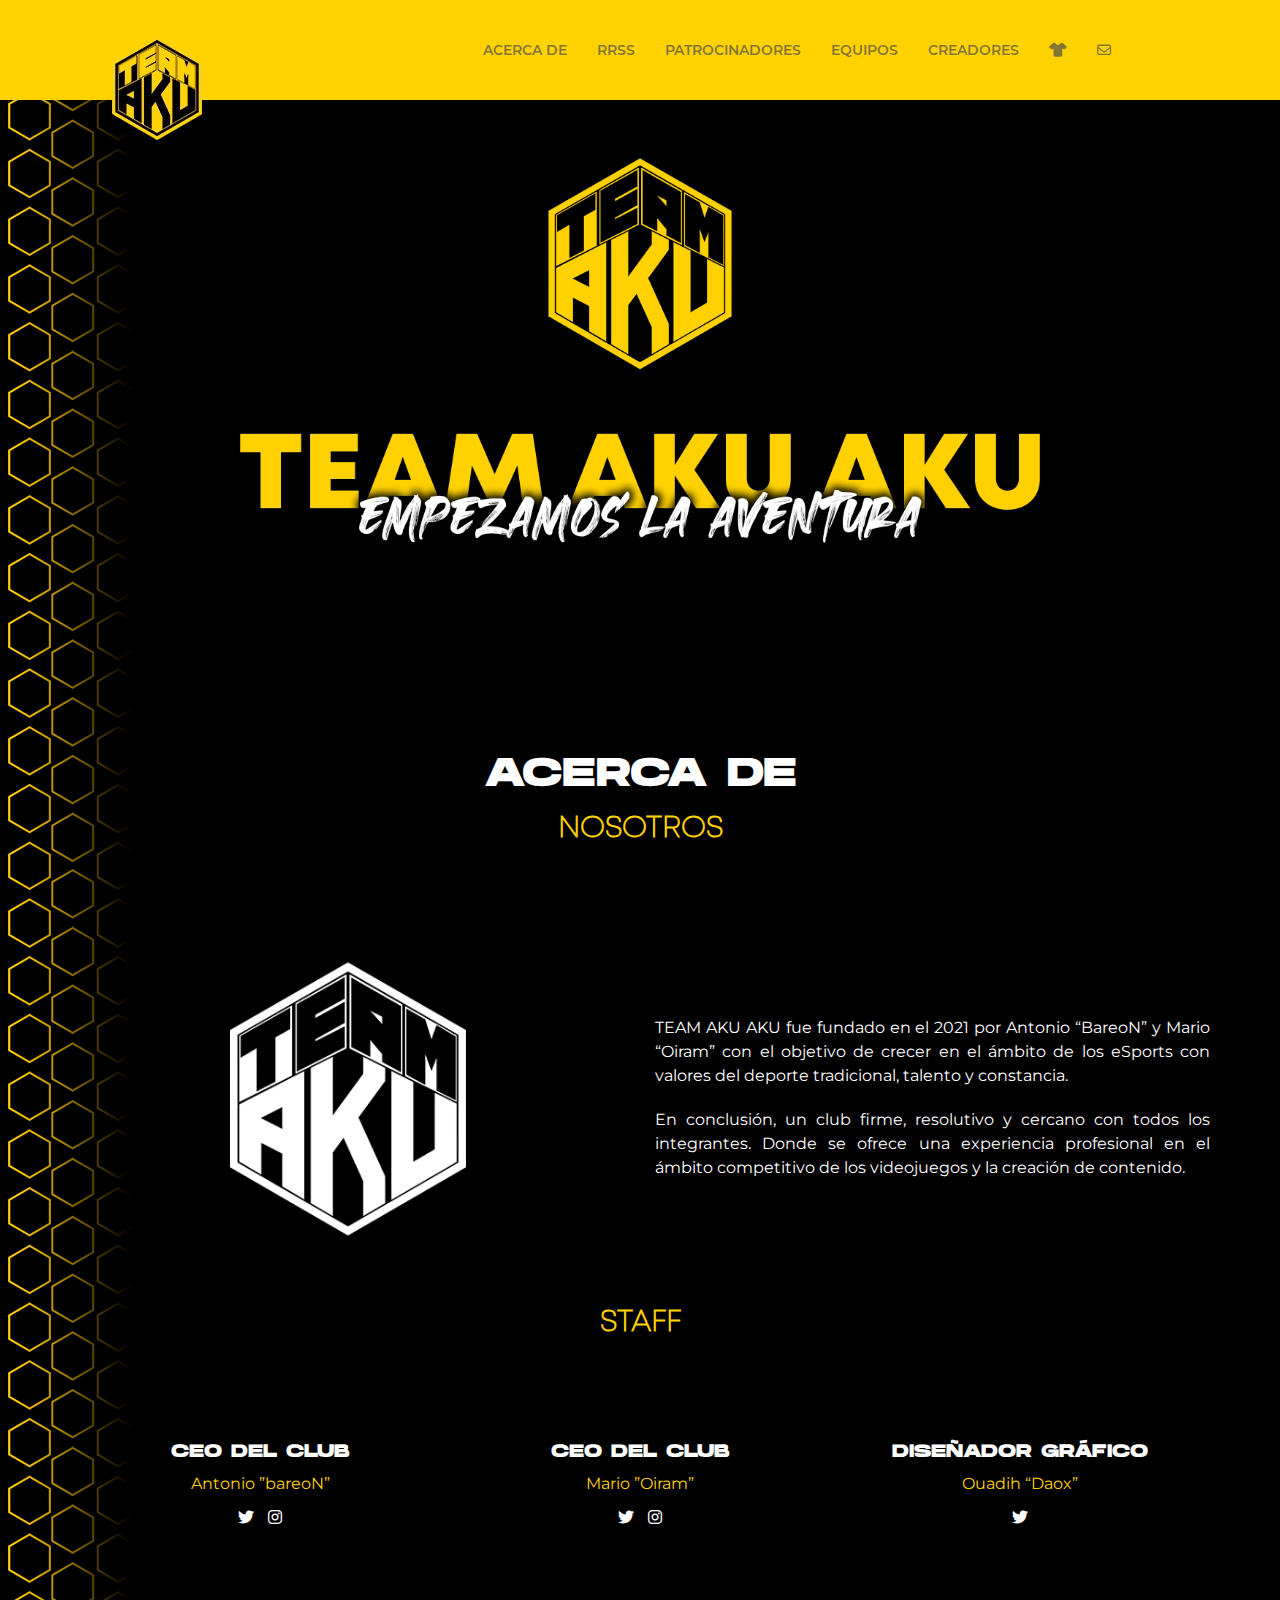
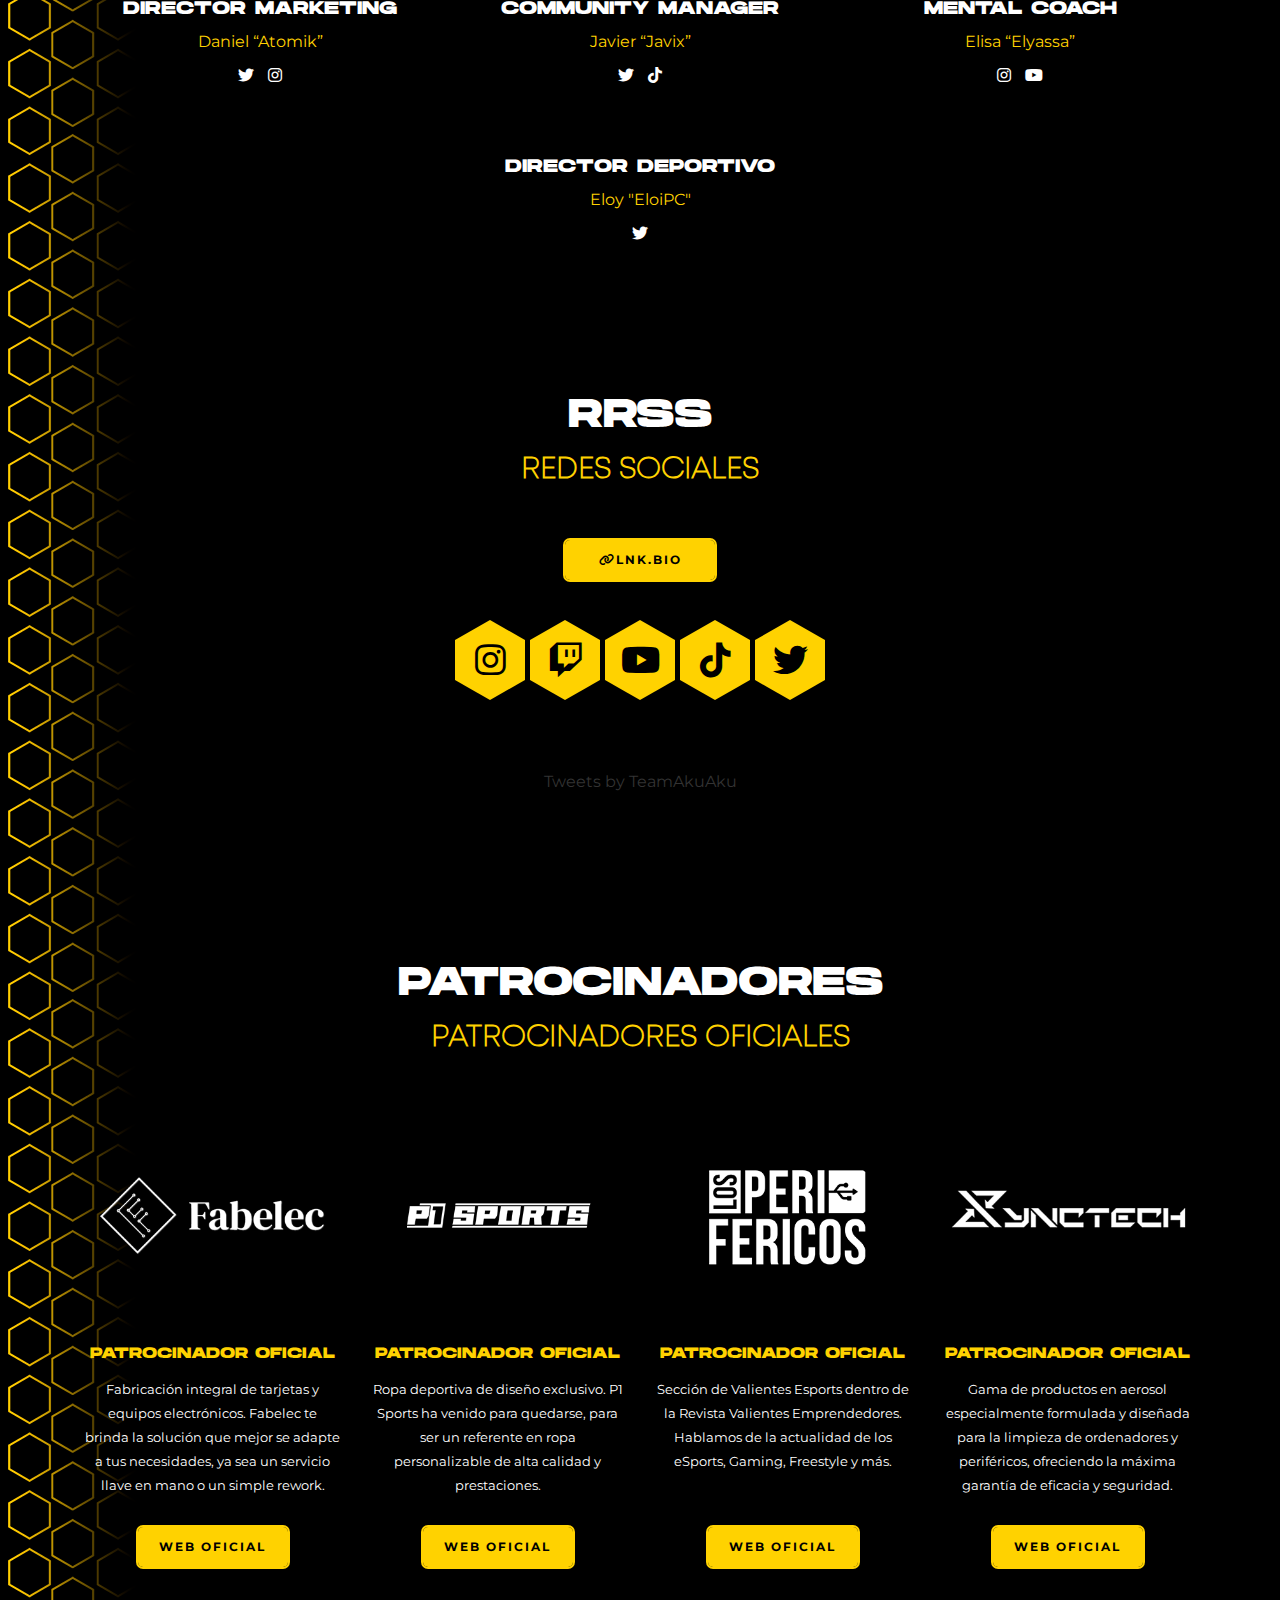
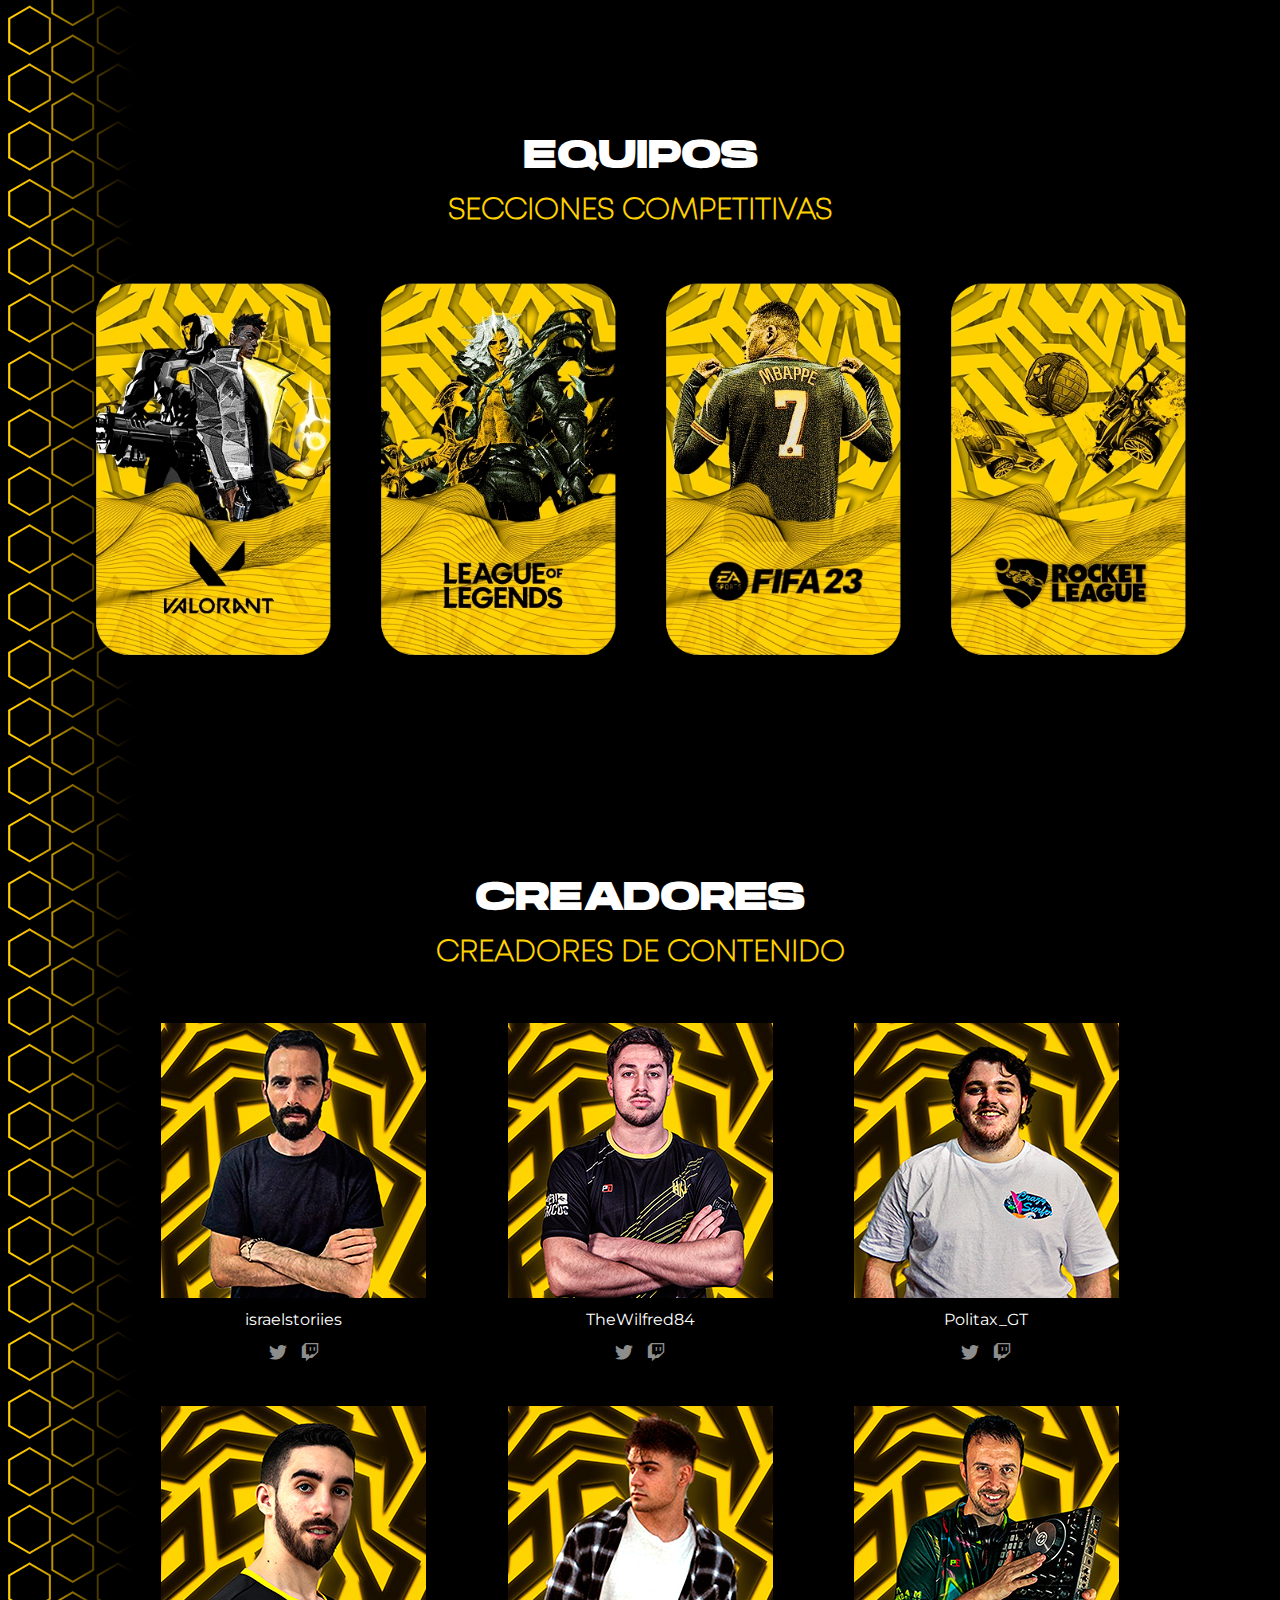
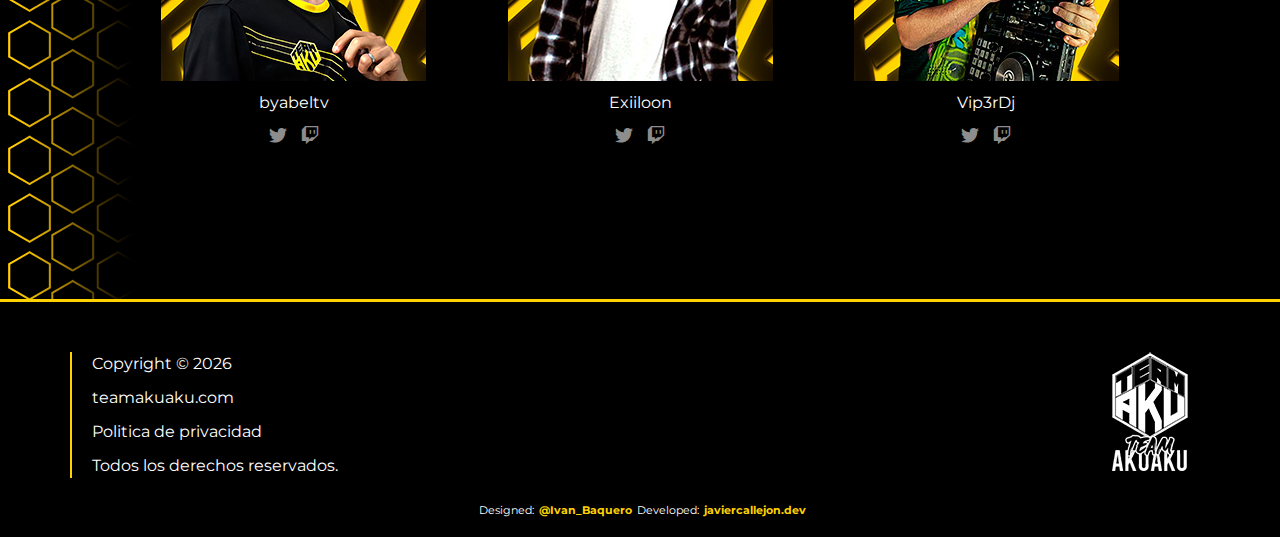
<file: index.html>
<!DOCTYPE html>
<html lang="en">

<head>
  <meta charset="utf-8">
  <meta http-equiv="X-UA-Compatible" content="IE=edge">
  <meta name="viewport" content="width=device-width, initial-scale=1">
  <title>Team Aku Aku</title>

  <!-- Favicon -->
  <link rel="apple-touch-icon" sizes="180x180" href="/apple-touch-icon.png">
  <link rel="icon" type="image/png" sizes="32x32" href="/favicon-32x32.png">
  <link rel="icon" type="image/png" sizes="16x16" href="/favicon-16x16.png">
  <link rel="manifest" href="/site.webmanifest">

  <!-- Bootstrap -->
  <link href="assets/css/bootstrap.css" rel="stylesheet">

  <!-- FONT AWESOME -->
  <link rel="stylesheet" href="https://cdnjs.cloudflare.com/ajax/libs/font-awesome/6.4.0/css/all.min.css">

  <!-- Google Fonts -->
  <link rel="preconnect" href="https://fonts.googleapis.com">
  <link rel="preconnect" href="https://fonts.gstatic.com" crossorigin>

  <!-- Montserrat  -->
  <link href="https://fonts.googleapis.com/css2?family=Montserrat&display=swap" rel="stylesheet">

  <!-- Main style sheet -->
  <link href="style.css" rel="stylesheet">

  <script defer src="assets/js/script.js"></script>

</head>

<body>

  <!-- SECTION HEADER NAVBAR -->
  <header class="main-header">
    <div class="container">
      <a class="navbar-logo" href="index.html">
        <img src="assets/img/logo2.webp" alt="Logo del equipo">
      </a>

      <!-- BURGUER BUTTON -->
      <span class="burguer-button" id="burguer-button">
        <span class="line top-line"></span>
        <span class="line middle-line"></span>
        <span class="line bottom-line"></span>
      </span>
      <!-- END BURGUER BUTTON -->

      <nav class="main-nav" id="main-nav">
        <ul class="main-nav-list">
          <li class="main-nav-list-item"><a href="#about">ACERCA DE</a></li>
          <li class="main-nav-list-item"><a href="#RRSS">RRSS</a></li>
          <li class="main-nav-list-item"><a href="#sponsors">PATROCINADORES</a></li>
          <li class="main-nav-list-item"><a href="#teams">EQUIPOS</a></li>
          <li class="main-nav-list-item"><a href="#creators">CREADORES</a></li>
          <li class="main-nav-list-item"><a href="/pages/store.html"><i class="fa-solid fa-shirt"></i></a></li>
          <li class="main-nav-list-item"><a href="/pages/contact.html"><i class="fa-sharp fa-regular fa-envelope"></i></a></li>
        </ul>
      </nav>
    </div>
  </header>
  <!-- END HEADER NAVBAR SECTION -->

  <!-- Header logos -->
  <section class="container section-container">
    <img src="assets/img/inicio.webp" alt="img" width="800px">
  </section>
  <!-- End header logos -->


  <!-- SECTION ABOUT -->
  <section id="about" class="mt-10r">
    <div class="container">
      <div class="row">
        <div class="col-md-12">
          <div class="section-title">
            <h1 class="title">ACERCA DE </h1>
            <h2 class="subtitle">NOSOTROS</h2>
            <h3></h3>
          </div>
          <BR>
          <div class="row section-about">
            <div class="col-md-6">
              <img src="assets/img/about-us.webp" alt="img">
            </div>

            <div class="col-md-6">
              <p>TEAM AKU AKU fue fundado en el 2021 por Antonio “BareoN” y Mario “Oiram” con el objetivo de crecer en
                el ámbito de los eSports con valores del deporte tradicional, talento y constancia.</p>
              <p>En conclusión, un club firme, resolutivo y cercano con todos los integrantes. Donde se ofrece una
                experiencia profesional en el ámbito competitivo de los videojuegos y la creación de contenido.</p>
            </div>
          </div>
        </div>
      </div>
    </div>
  </section>
  <!-- END SECTION ABOUT -->

  <!-- STAFF SECTION -->
  <section id="staff" class="mt-3r">
    <div class="container">
      <div class="row">
        <div class="col-md-12">

          <div class="section-title">
            <h2 class="staff-section-subtitle">STAFF</h2>
          </div>

          <div class="staff-info-container">

            <div class="col-md-4 staff-member-container">
              <h1 class="staff-title">CEO DEL CLUB</h1>
              <p class="staff-name">Antonio ”bareoN”</p>
              <div class="staff-social">
                <a href="https://twitter.com/bareoN"><i class="fa-brands fa-twitter"></i></a>
                <a href="https://instagram.com/_bareon1"><i class="fa-brands fa-instagram"></i></a>
              </div>
            </div>
            <div class="col-md-4 staff-member-container">
              <h1 class="staff-title">CEO DEL CLUB</h1>
              <p class="staff-name">Mario ”Oiram”</p>
              <div class="staff-social">
                <a href="https://twitter.com/oiram144"><i class="fa-brands fa-twitter"></i></a>
                <a href="https://instagram.com/oiram144"><i class="fa-brands fa-instagram"></i></a>
              </div>
            </div>
            <div class="col-md-4 staff-member-container">
              <h1 class="staff-title">DISEÑADOR GRÁFICO</h1>
              <p class="staff-name">Ouadih “Daox”</p>
              <div class="staff-social">
                <a href="https://twitter.com/TheDaoxYT"><i class="fa-brands fa-twitter"></i></a>
              </div>
            </div>
            <div class="col-md-4 staff-member-container">
              <h1 class="staff-title">DIRECTOR MARKETING</h1>
              <p class="staff-name">Daniel “Atomik”</p>
              <div class="staff-social">
                <a href="https://twitter.com/atomikstaff_"><i class="fa-brands fa-twitter"></i></a>
                <a href="https://instagram.com/atomikstaff"><i class="fa-brands fa-instagram"></i></a>
              </div>
            </div>
            <div class="col-md-4 staff-member-container">
              <h1 class="staff-title">COMMUNITY MANAGER</h1>
              <p class="staff-name">Javier “Javix”</p>
              <div class="staff-social">
                <a href="https://twitter.com/HardwareJavix"><i class="fa-brands fa-twitter"></i></a>
                <a href="https://tiktok.com/@hardwarejavix028"><i class="fa-brands fa-tiktok"></i></a>
              </div>
            </div>
            <div class="col-md-4 staff-member-container">
              <h1 class="staff-title">MENTAL COACH</h1>
              <p class="staff-name">Elisa “Elyassa”</p>
              <div class="staff-social">
                <a href="https://www.instagram.com/elisaelixirelyasa/"><i class="fa-brands fa-instagram"></i></a>
                <a href="https://www.youtube.com/@aulainteractiva6517"><i class="fa-brands fa-youtube"></i></a>
              </div>
            </div>
            <div class="col-md-4 staff-member-container">
              <h1 class="staff-title">DIRECTOR DEPORTIVO</h1>
              <p class="staff-name">Eloy "EloiPC"</p>
              <div class="staff-social">
                <a href="https://twitter.com/EloiPC19"><i class="fa-brands fa-twitter"></i></a>
              </div>
            </div>
          </div>
        </div>
      </div>
    </div>
  </section>
  <!-- END STAFF SECTION -->

   <!-- SECTION RRSS -->
  <section id="RRSS" class="mt-15r">
    <div class="section-title">
      <h1 class="title">RRSS</h1>
      <h2 class="subtitle">REDES SOCIALES</h2>
        <div class="lnkbio">
          <a href="https://ln.ki/TeamAkuAku"><button class="sponsors-button"><i class="fa-solid fa-link"></i>LNK.BIO</button></a>
        </div>
    </div>    
  </section>
  <!-- END SECTION RRSS -->

  <!-- SOCIAL NETWORK SECTION -->
  <section id="social-media" class="mt-3r">
    <div class="container">
      <div class="row">
        <div class="col-md-12">

          <div class="row section-social-media">
            <div class="social-network-container">

              <div class="social-network-icon-background">
                <a href="https://www.instagram.com/teamakuaku/"><i class="fa-brands fa-instagram"></i></a>
              </div>

              <div class="social-network-icon-background">
                <a href="https://www.twitch.tv/teamakuaku"><i class="fa-brands fa-twitch"></i></a>
              </div>

              <div class="social-network-icon-background">
                <a href="https://www.youtube.com/@teamakuaku"><i class="fa-brands fa-youtube"></i></a>
              </div>

              <div class="social-network-icon-background">
                <a href="https://www.tiktok.com/@teamakuaku"><i class="fa-brands fa-tiktok"></i></a>
              </div>

              <div class="social-network-icon-background">
                <a href="https://twitter.com/TeamAkuAku"><i class="fa-brands fa-twitter"></i></a>
              </div>

            </div>
          </div>

        </div>
      </div>
    </div>
  </section>
  <!-- END SOCIAL NETWORK SECTION -->

  
  <!-- TWITTER BOX SECTION -->
  <section>
    <div class="twitter-box">
      <a class="twitter-timeline" data-lang="es" data-width="900" data-theme="dark" href="https://twitter.com/TeamAkuAku?ref_src=twsrc%5Etfw">Tweets by TeamAkuAku</a> 
      <script async src="https://platform.twitter.com/widgets.js" charset="utf-8"></script>  
    </div>
  </section>
  <!-- END TWITTER BOX SECTION -->

  <!-- SPONSORS SECTION -->
  <section id="sponsors" class="mt-15r">
    <div class="container">
      <div class="row">
        <div class="col-md-12">

          <div class="section-title">
            <h1 class="title">PATROCINADORES</h1>
            <h2 class="subtitle">PATROCINADORES OFICIALES</h2>
          </div>

          <div class="sponsors-info-container">
            <div class="col-md-3 sponsors-card">
              <img src="assets/img/team-akuaku/sponsors/fabelec.webp">
              <p class="sponsors-title">PATROCINADOR OFICIAL</p>
              <p class="sponsors-subtitle">Fabricación integral de tarjetas y equipos electrónicos. Fabelec te brinda la
                solución que mejor se adapte a tus necesidades, ya sea un servicio llave en mano o un simple rework.</p>
              <a href="https://www.fabelec.com/"><button class="sponsors-button">Web oficial</button></a>
            </div>
            <div class="col-md-3 sponsors-card">
              <img src="assets/img/team-akuaku/sponsors/p1sport.webp">
              <p class="sponsors-title">PATROCINADOR OFICIAL</p>
              <p class="sponsors-subtitle">Ropa deportiva de diseño exclusivo. P1 Sports ha venido para quedarse, para
                ser un referente en ropa personalizable de alta calidad y prestaciones.</p>
              <a href="https://p1sports.es/"><button class="sponsors-button">Web oficial</button></a>
            </div>
            <div class="col-md-3 sponsors-card">
              <img src="assets/img/team-akuaku/sponsors/perifericos.webp">
              <p class="sponsors-title">PATROCINADOR OFICIAL</p>
              <p class="sponsors-subtitle">Sección de Valientes Esports dentro de la Revista Valientes Emprendedores.
                Hablamos de la actualidad de los eSports, Gaming, Freestyle y más.</p>
              <a href="https://www.valientesemprendedores.es/"><button class="sponsors-button">Web oficial</button></a>
            </div>
            <div class="col-md-3 sponsors-card">
              <img src="assets/img/team-akuaku/sponsors/synctech.webp">
              <p class="sponsors-title">PATROCINADOR OFICIAL</p>
              <p class="sponsors-subtitle">Gama de productos en aerosol especialmente formulada y diseñada para la
                limpieza de ordenadores y periféricos, ofreciendo la máxima garantía de eficacia y seguridad.</p>
              <a href="https://www.synctechgaming.com/"><button class="sponsors-button">Web oficial</button></a>
            </div>
          </div>
        </div>
      </div>
    </div>
  </section>
  <!-- END SPONSORS SECTION -->



  <!-- TEAMS SECTION -->
  <section id="teams" class="mt-15r">
    <div class="container">
      <div class="row">
        <div class="col-md-12">
          <div class="section-title">
            <h1 class="title">EQUIPOS</h1>
            <h2 class="subtitle">SECCIONES COMPETITIVAS</h2>
          </div>

          <div class="col-md-3 game-card-container">
            <a href="/pages/valorant.html"><img class="team-game-card"
                src="assets/img/team-akuaku/cards/Tarjeta_valorant.webp" alt="Tarjeta con imagen valorant"></a>
          </div>
          <div class="col-md-3 game-card-container">
            <a href="/pages/leagueoflegends.html"><img class="team-game-card"
                src="assets/img/team-akuaku/cards/Tarjeta_LOL.webp" alt="Tarjeta con imagen league of legends"></a>
          </div>
          <div class="col-md-3 game-card-container">
            <a href="/pages/fifa.html"><img class="team-game-card" src="assets/img/team-akuaku/cards/Tarjeta_fifa.webp"
                alt="Tarjeta con imagen fifa"></a>
          </div>
          <div class="col-md-3 game-card-container">
            <a href="/pages/rocket.html"><img class="team-game-card"
                src="assets/img/team-akuaku/cards/Tarjeta_rocket.webp" alt="Tarjeta con imagen rocket league"></a>
          </div>

        </div>
      </div>
    </div>
    </div>
  </section>
  <!-- END TEAMS SECTION -->


  <!-- CREATORS SECTION -->
  <section id="creators" class="mt-15r">
    <div class="container">
      <div class="row">
        <div class="col-md-12">
          <div class="section-title">
            <h1 class="title">CREADORES</h1>
            <h2 class="subtitle">CREADORES DE CONTENIDO</h2>
          </div>

          <div class="roster-cards-container">
            <article class="roster-card">
              <img src="assets/img/team-akuaku/creadores/Israel-Stories-CC.jpg" alt="chef img">
              <p>israelstoriies</p>
              <div class="roster-container-socials">
                <a href="https://twitter.com/israelstoriies"><i class="fa-brands fa-twitter"></i></a>
                <a href="https://twitch.tv/israelstories"><i class="fa-brands fa-twitch"></i></a>
              </div>
            </article>

            <article class="roster-card">
              <img src="assets/img/team-akuaku/creadores/Thewilfred84-CC.jpg" alt="chef img">
              <p>TheWilfred84</p>
              <div class="roster-container-socials">
                <a href="https://twitter.com/TheWilfred84"><i class="fa-brands fa-twitter"></i></a>
                <a href="https://twitch.tv/thewilfred84"><i class="fa-brands fa-twitch"></i></a>
              </div>
            </article>

            <article class="roster-card">
              <img src="assets/img/team-akuaku/creadores/Politax-CC.jpg" alt="chef img">
              <p>Politax_GT</p>
              <div class="roster-container-socials">
                <a href="https://twitter.com/Politax_GT"><i class="fa-brands fa-twitter"></i></a>
                <a href="https://twitch.tv/politaxgt"><i class="fa-brands fa-twitch"></i></a>
              </div>
            </article>

            <article class="roster-card">
              <img src="assets/img/team-akuaku/creadores/byabeltv-CC.jpg" alt="chef img">
              <p>byabeltv</p>
              <div class="roster-container-socials">
                <a href="https://twitter.com/byabeltv"><i class="fa-brands fa-twitter"></i></a>
                <a href="https://twitch.tv/byabeltv"><i class="fa-brands fa-twitch"></i></a>
              </div>
            </article>

            <article class="roster-card">
              <img src="assets/img/team-akuaku/creadores/exiilon-CC.jpg" alt="chef img">
              <p>Exiiloon</p>
              <div class="roster-container-socials">
                <a href="https://twitter.com/Exiiloon"><i class="fa-brands fa-twitter"></i></a>
                <a href="https://twitch.tv/exiilon"><i class="fa-brands fa-twitch"></i></a>
              </div>
            </article>

            <article class="roster-card">
              <img src="assets/img/team-akuaku/creadores/Vip3r-CC.jpg" alt="chef img">
              <p>Vip3rDj</p>
              <div class="roster-container-socials">
                <a href="https://twitter.com/Vip3rDj"><i class="fa-brands fa-twitter"></i></a>
                <a href="https://twitch.tv/vip3rdj"><i class="fa-brands fa-twitch"></i></a>
              </div>
            </article>

          </div>
        </div>
      </div>
    </div>
  </section>
  <!-- END CREATORS SECTION -->


  <!-- FOOTER -->
  <footer class="footer">
    <div class="container">
      <div class="row">
        <div class="col-md-6">
          <div class="footer-copyright">
            <p>Copyright &copy;
              <script>document.write(new Date().getFullYear())</script>
            </p>
            <p><a rel="nofollow" href="https://www.teamakuaku.com">teamakuaku.com</a></p>
            <p><a rel="nofollow" href="https://www.teamakuaku.com/pages/privacy.html">Politica de privacidad</a></p>
            <p>Todos los derechos reservados.</p>
          </div>
        </div>

        <div class="img-footer-container col-md-6">
          <img src="assets/img/team-akuaku/footer/akuakuLogo.webp" alt="img">

        </div>
      </div>
    </div>
  </footer>
  <section class="develop-by">
    <span>Designed: </span><a href="https://twitter.com/Ivan_Baquero">@Ivan_Baquero</a><span>Developed:</span><a
      href="https://www.javiercallejon.dev">javiercallejon.dev</a>
  </section>
  <!-- END FOOTER -->

</body>

</html>
</file>
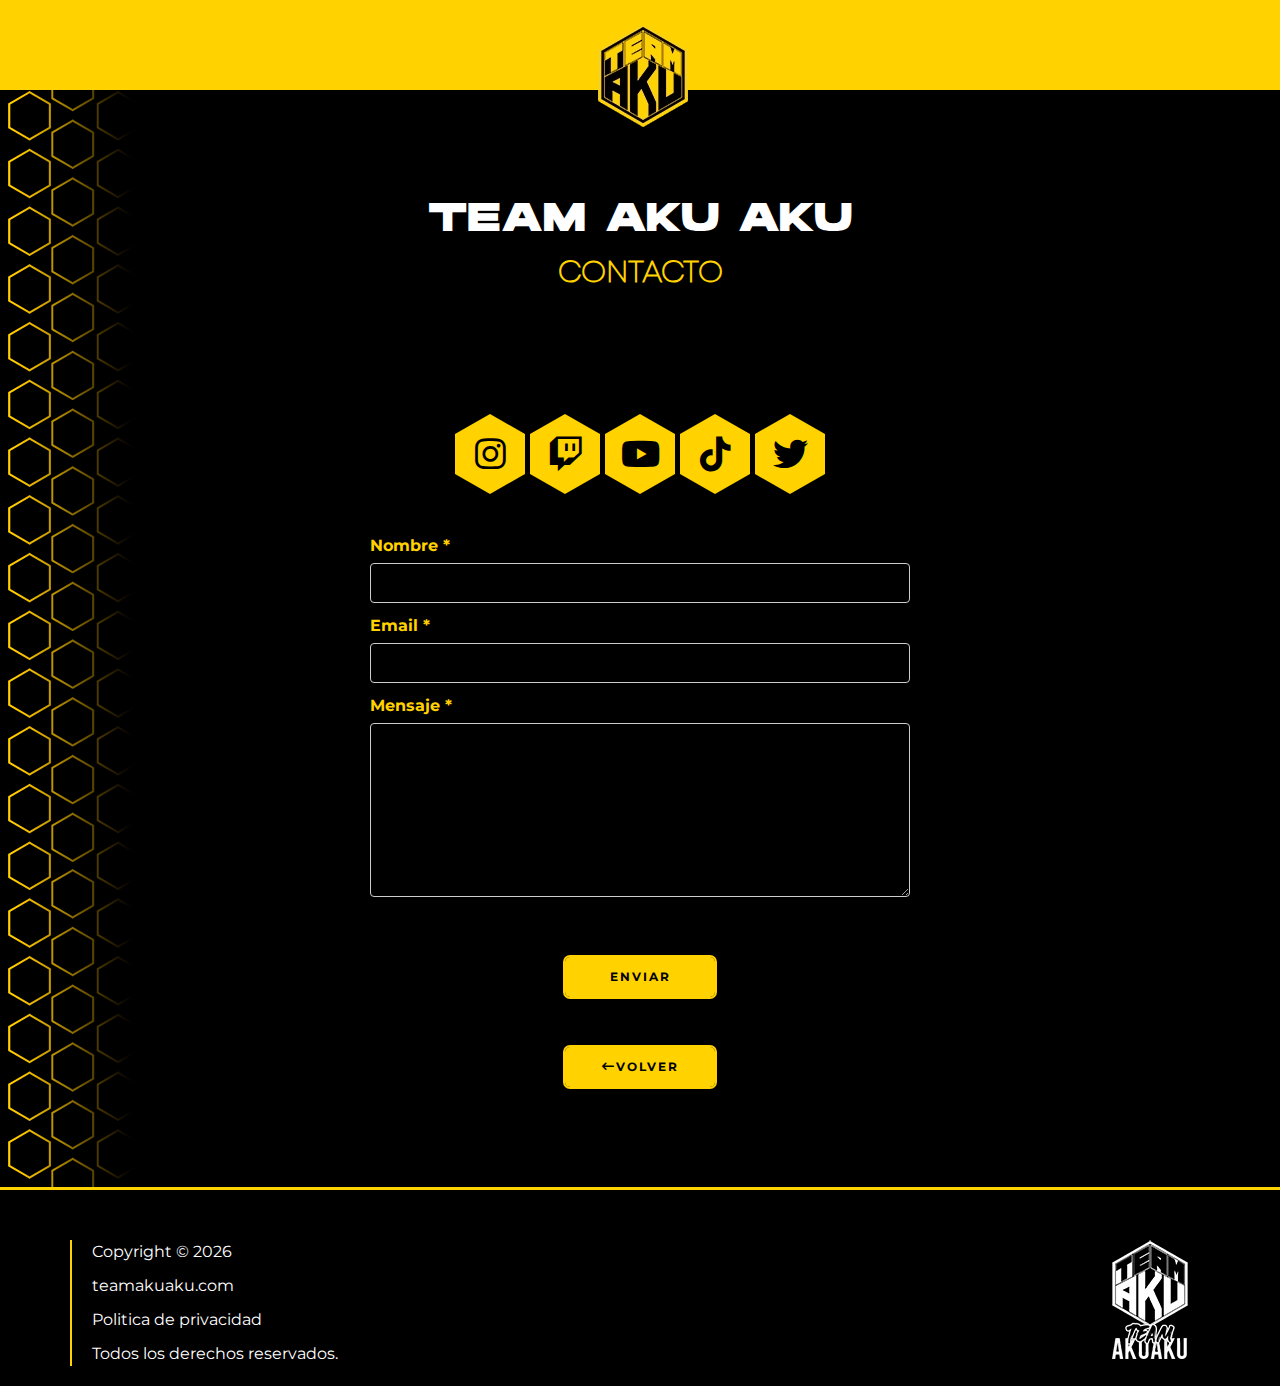
<file: pages/contact.html>
<!DOCTYPE html>
<html lang="en">

<head>
  <meta charset="utf-8">
  <meta http-equiv="X-UA-Compatible" content="IE=edge">
  <meta name="viewport" content="width=device-width, initial-scale=1">
  <title>Team Aku Aku | Contacto</title>

  <!-- Favicon -->
  <link rel="apple-touch-icon" sizes="180x180" href="/apple-touch-icon.png">
  <link rel="icon" type="image/png" sizes="32x32" href="/favicon-32x32.png">
  <link rel="icon" type="image/png" sizes="16x16" href="/favicon-16x16.png">
  <link rel="manifest" href="/site.webmanifest">

  <!-- Bootstrap -->
  <link href="../assets/css/bootstrap.css" rel="stylesheet">

  <!-- font awesome -->
  <link rel="stylesheet" href="https://cdnjs.cloudflare.com/ajax/libs/font-awesome/6.4.0/css/all.min.css">

  <!-- Google Fonts -->
  <link rel="preconnect" href="https://fonts.googleapis.com">
  <link rel="preconnect" href="https://fonts.gstatic.com" crossorigin>

  <!-- Montserrat  -->
  <link href="https://fonts.googleapis.com/css2?family=Montserrat&display=swap" rel="stylesheet"> 

  <!-- Main style sheet -->
  <link href="../assets/css/contact.css" rel="stylesheet">
  <link href="../style.css" rel="stylesheet">
</head>

<body>
  <!-- Start header section -->
  <header class="teams-header">
    <a href="/">
      <img src="../assets/img/logo2.webp" alt="Logo img">
    </a>
  </header>
  <!-- End header section -->

  <!-- CONTACT SECTION -->
  <section id="contacto">
    <div class="container">
      <div class="row">
        <div class="col-md-12">
          <div class="section-title contact-title margin-section-top">
            <h1 class="title">TEAM AKU AKU</h1>
            <h2 class="subtitle">CONTACTO</h2>
          </div>
          <!-- SOCIAL NETWORK SECTION -->
          <div class="row section-social-media">
            <div class="social-network-container">

              <div class="social-network-icon-background">
                <a href="https://www.instagram.com/teamakuaku/"><i class="fa-brands fa-instagram"></i></a>
              </div>

              <div class="social-network-icon-background">
                <a href="https://www.twitch.tv/teamakuaku"><i class="fa-brands fa-twitch"></i></a>
              </div>

              <div class="social-network-icon-background">
                <a href="https://www.youtube.com/@teamakuaku"><i class="fa-brands fa-youtube"></i></a>
              </div>

              <div class="social-network-icon-background">
                <a href="https://www.tiktok.com/@teamakuaku"><i class="fa-brands fa-tiktok"></i></a>
              </div>

              <div class="social-network-icon-background">
                <a href="https://twitter.com/TeamAkuAku"><i class="fa-brands fa-twitter"></i></a>
              </div>

            </div>
          </div>
          <!-- END SOCIAL NETWORK SECTION -->

          <form class="form-horizontal" action="https://formsubmit.co/teamakuaku@gmail.com" method="POST">
            <div class="col-sm-6 space-form">
              <label for="name" class="form-label">Nombre *</label>
              <input class="form-control" id="name" name="Nombre" type="text" autocomplete="off" required>
            </div>

            <div class="col-sm-6 space-form">
              <label for="email" class="form-label">Email *</label>
              <input class="form-control" id="email" type="email" name="Email" autocomplete="off" required>
            </div>

            <div class="col-sm-6">
              <label for="message" class="form-label">Mensaje *</label>
              <textarea class="form-control" id="message" name="Mensaje" rows="8" required></textarea>
            </div>

            <!-- Form actions -->
            <button type="submit" class="sponsors-button">Enviar</button>
            <input type="hidden" name="_next" value="https://www.teamakuaku.com/pages/thanks.html">
            <input type="hidden" name="_captcha" value="false">
          </form>
        </div>
      </div>
    </div>
    </div>
  </section>
  <!-- End Contact Section -->

  <!-- Start button Back -->
  <div class="margin-top">
    <a href="javascript:history.back()"><button class="sponsors-button center-block"><i class="fa-solid fa-arrow-left-long"></i>VOLVER</button></a>
  </div> 
  <!-- End button Back -->

  <!-- FOOTER -->
  <footer class="footer">
    <div class="container">
      <div class="row">
        <div class="col-md-6">
          <div class="footer-copyright">
            <p>Copyright &copy; <script>document.write(new Date().getFullYear())</script></p>
            <p><a rel="nofollow" href="https://www.teamakuaku.com">teamakuaku.com</a></p>
            <p><a rel="nofollow" href="https://www.teamakuaku.com/pages/privacy.html">Politica de privacidad</a></p>
            <p>Todos los derechos reservados.</p>
          </div>
        </div>

        <div class="img-footer-container col-md-6">
          <img src="../assets/img/team-akuaku/footer/akuakuLogo.webp" alt="img">
        </div>
      </div>
    </div>
  </footer>
  <!-- END FOOTER -->

</body>

</html>
</file>
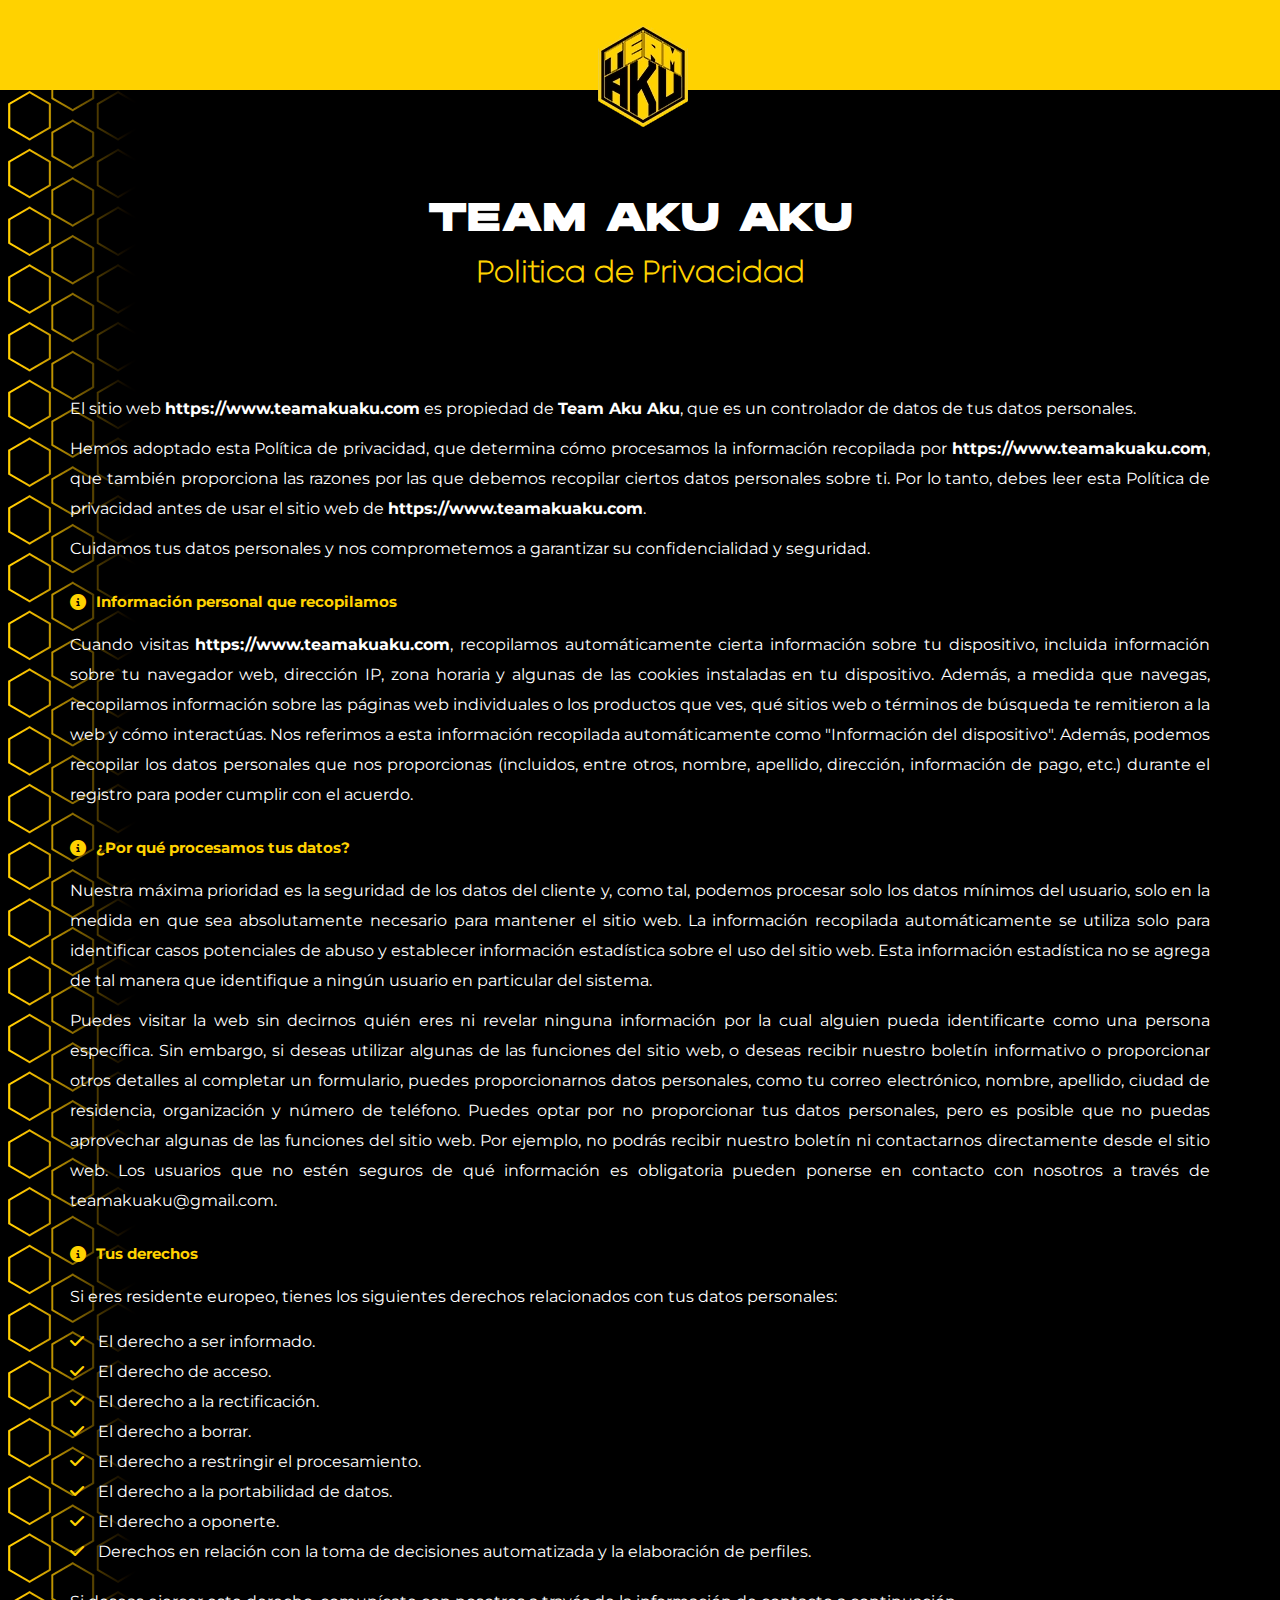
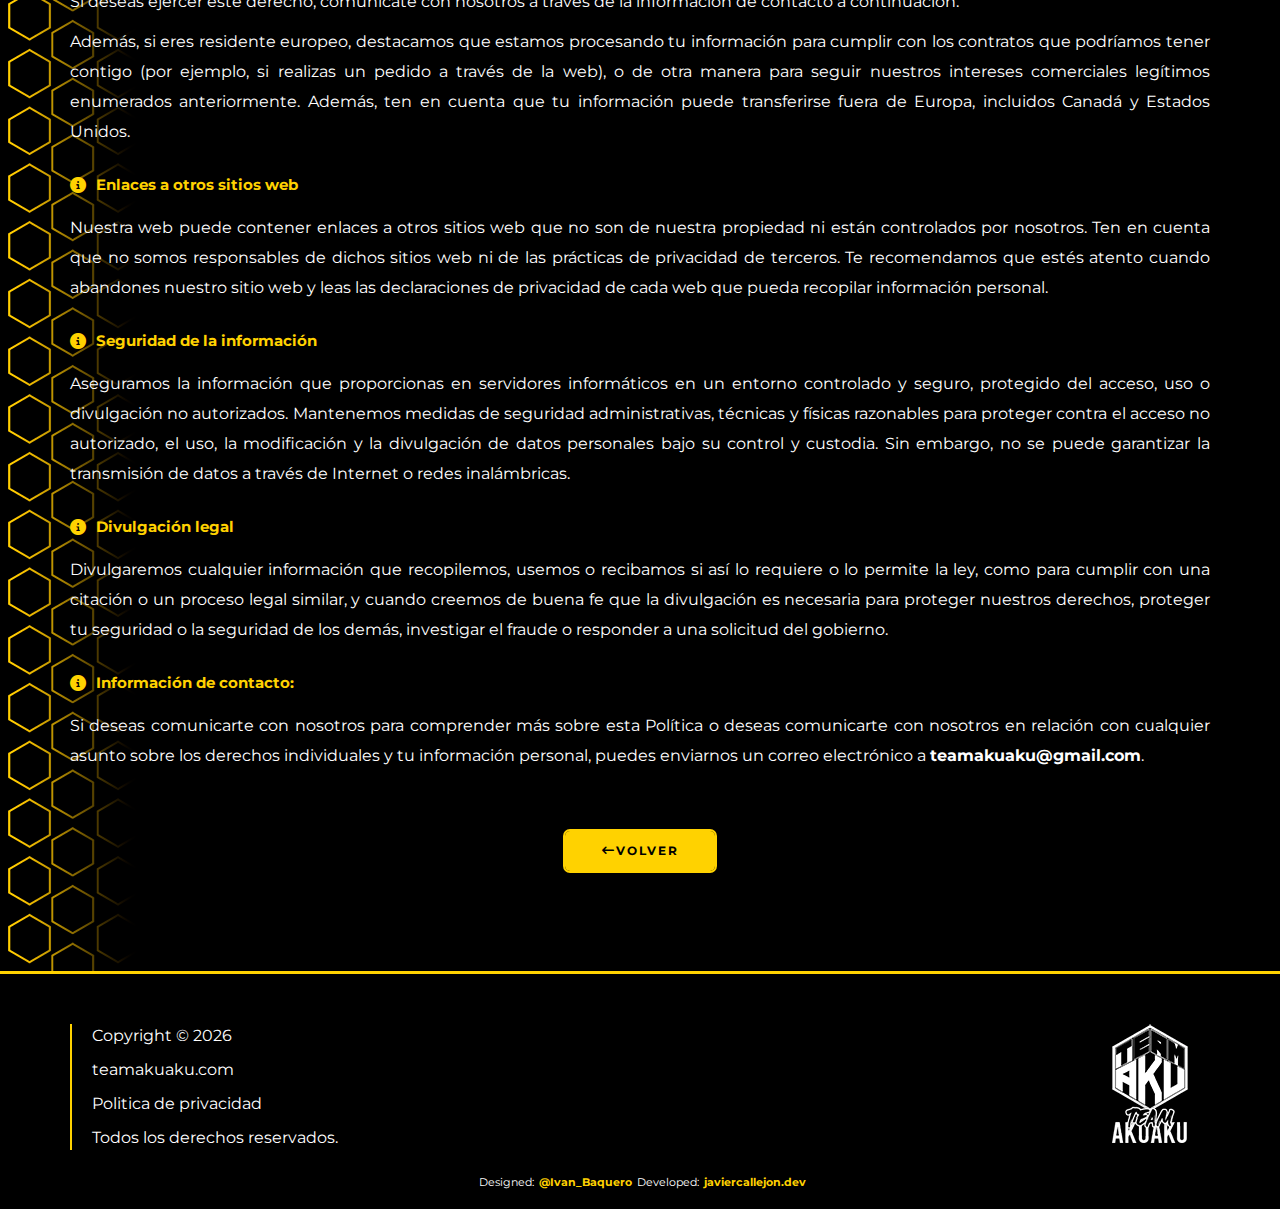
<file: pages/privacy.html>
<!DOCTYPE html>
<html lang="en">

<head>
  <meta charset="utf-8">
  <meta http-equiv="X-UA-Compatible" content="IE=edge">
  <meta name="viewport" content="width=device-width, initial-scale=1">
  <title>Team Aku Aku | Politica de Privacidad</title>

  <!-- Favicon -->
  <link rel="apple-touch-icon" sizes="180x180" href="/apple-touch-icon.png">
  <link rel="icon" type="image/png" sizes="32x32" href="/favicon-32x32.png">
  <link rel="icon" type="image/png" sizes="16x16" href="/favicon-16x16.png">
  <link rel="manifest" href="/site.webmanifest">

  <!-- Bootstrap -->
  <link href="../assets/css/bootstrap.css" rel="stylesheet">

  <!-- font awesome -->
  <link rel="stylesheet" href="https://cdnjs.cloudflare.com/ajax/libs/font-awesome/6.4.0/css/all.min.css">

  <!-- Google Fonts -->
  <link rel="preconnect" href="https://fonts.googleapis.com">
  <link rel="preconnect" href="https://fonts.gstatic.com" crossorigin>

  <!-- Montserrat  -->
  <link href="https://fonts.googleapis.com/css2?family=Montserrat&display=swap" rel="stylesheet">

  <!-- Main style sheet -->
  <link href="../style.css" rel="stylesheet">

</head>

<body>
  <!-- Start header section -->
  <header class="teams-header">
    <a href="/">
      <img src="../assets/img/logo2.webp" alt="Logo img">
    </a>
  </header>
  <!-- End header section -->

  <!-- PRIVACY SECTION -->
  <section id="privacy">
    <div class="container">
      <div class="row">
        <div class="col-md-12">
          <div class="section-title margin-section-top">
            <h1 class="title">TEAM AKU AKU</h1>
            <h2 class="subtitle">Politica de Privacidad</h2>
          </div>

          <article class="col-center privacy-container">
            <p class="mt-2r">El sitio web <b>https://www.teamakuaku.com</b> es propiedad de <b>Team Aku Aku</b>, que es
              un controlador de datos de tus datos personales.</p>
            <p>Hemos adoptado esta Política de privacidad, que determina cómo procesamos la información recopilada por
              <b>https://www.teamakuaku.com</b>, que también proporciona las razones por las que debemos recopilar
              ciertos datos personales sobre ti. Por lo tanto, debes leer esta Política de privacidad antes de usar el
              sitio web de <b>https://www.teamakuaku.com</b>.</p>
            <p>Cuidamos tus datos personales y nos comprometemos a garantizar su confidencialidad y seguridad.</p>
            <div class="privacy-text-container">
              <i class="fa-solid fa-circle-info"></i>
              <h6 class="privacy-title">Información personal que recopilamos<br></h6>
            </div>
            <p>
              Cuando visitas <b>https://www.teamakuaku.com</b>, recopilamos automáticamente cierta información sobre tu
              dispositivo, incluida información sobre tu navegador web, dirección IP, zona horaria y algunas de las
              cookies instaladas en tu dispositivo. Además, a medida que navegas, recopilamos información sobre las
              páginas web individuales o los productos que ves, qué sitios web o términos de búsqueda te remitieron a la
              web y cómo interactúas. Nos referimos a esta información recopilada automáticamente como "Información del
              dispositivo". Además, podemos recopilar los datos personales que nos proporcionas (incluidos, entre otros,
              nombre, apellido, dirección, información de pago, etc.) durante el registro para poder cumplir con el
              acuerdo.
            </p>
            <div class="privacy-text-container">
              <i class="fa-solid fa-circle-info"></i>
              <h6 class="privacy-title">¿Por qué procesamos tus datos?<br></h6>
            </div>
            <p>Nuestra máxima prioridad es la seguridad de los datos del cliente y, como tal, podemos procesar solo los
              datos mínimos del usuario, solo en la medida en que sea absolutamente necesario para mantener el sitio
              web. La información recopilada automáticamente se utiliza solo para identificar casos potenciales de abuso
              y establecer información estadística sobre el uso del sitio web. Esta información estadística no se agrega
              de tal manera que identifique a ningún usuario en particular del sistema.
            </p>
            <p>Puedes visitar la web sin decirnos quién eres ni revelar ninguna información por la cual alguien pueda
              identificarte como una persona específica. Sin embargo, si deseas utilizar algunas de las funciones del
              sitio web, o deseas recibir nuestro boletín informativo o proporcionar otros detalles al completar un
              formulario, puedes proporcionarnos datos personales, como tu correo electrónico, nombre, apellido, ciudad
              de residencia, organización y número de teléfono. Puedes optar por no proporcionar tus datos personales,
              pero es posible que no puedas aprovechar algunas de las funciones del sitio web. Por ejemplo, no podrás
              recibir nuestro boletín ni contactarnos directamente desde el sitio web. Los usuarios que no estén seguros
              de qué información es obligatoria pueden ponerse en contacto con nosotros a través de
              teamakuaku@gmail.com.</p>
            <div class="privacy-text-container">
              <i class="fa-solid fa-circle-info"></i>
              <h6 class="privacy-title">Tus derechos</h6>
            </div>
            <p>Si eres residente europeo, tienes los siguientes derechos relacionados con tus
              datos personales:</p>
            <ul class="privacy-list">
              <li><i class="fa-solid fa-check"></i> El derecho a ser informado.</li>
              <li><i class="fa-solid fa-check"></i> El derecho de acceso.</li>
              <li><i class="fa-solid fa-check"></i> El derecho a la rectificación.</li>
              <li><i class="fa-solid fa-check"></i> El derecho a borrar.</li>
              <li><i class="fa-solid fa-check"></i> El derecho a restringir el procesamiento.</li>
              <li><i class="fa-solid fa-check"></i> El derecho a la portabilidad de datos.</li>
              <li><i class="fa-solid fa-check"></i> El derecho a oponerte.</li>
              <li><i class="fa-solid fa-check"></i> Derechos en relación con la toma de decisiones automatizada y la
                elaboración de perfiles.</li>
            </ul>
            <p>Si deseas ejercer este derecho, comunícate con nosotros a través de la información de contacto a
              continuación.</p>
            <p>Además, si eres residente europeo, destacamos que estamos procesando tu información para cumplir con los
              contratos que podríamos tener contigo (por ejemplo, si realizas un pedido a través de la web), o de otra
              manera para seguir nuestros intereses comerciales legítimos enumerados anteriormente. Además, ten en
              cuenta que tu información puede transferirse fuera de Europa, incluidos Canadá y Estados Unidos.</p>
              <div class="privacy-text-container">
                <i class="fa-solid fa-circle-info"></i>
                <h6 class="privacy-title">Enlaces a otros sitios web</h6>
              </div>
            <p>
              Nuestra web puede contener enlaces a otros sitios web que no son de nuestra propiedad ni están controlados
              por nosotros. Ten en cuenta que no somos responsables de dichos sitios web ni de las prácticas de
              privacidad de terceros. Te recomendamos que estés atento cuando abandones nuestro sitio web y leas las
              declaraciones de privacidad de cada web que pueda recopilar información personal.
            </p>
            <div class="privacy-text-container">
              <i class="fa-solid fa-circle-info"></i>
              <h6 class="privacy-title">Seguridad de la información</h6>
            </div>
            <p>
              Aseguramos la información que proporcionas en servidores informáticos en un entorno controlado y seguro,
              protegido del acceso, uso o divulgación no autorizados. Mantenemos medidas de seguridad administrativas,
              técnicas y físicas razonables para proteger contra el acceso no autorizado, el uso, la modificación y la
              divulgación de datos personales bajo su control y custodia. Sin embargo, no se puede garantizar la
              transmisión de datos a través de Internet o redes inalámbricas.
            </p>
            <div class="privacy-text-container">
              <i class="fa-solid fa-circle-info"></i>
              <h6 class="privacy-title">Divulgación legal</h6>
            </div>
            <p>
              Divulgaremos cualquier información que recopilemos, usemos o recibamos si así lo requiere o lo permite la
              ley, como para cumplir con una citación o un proceso legal similar, y cuando creemos de buena fe que la
              divulgación es necesaria para proteger nuestros derechos, proteger tu seguridad o la seguridad de los
              demás, investigar el fraude o responder a una solicitud del gobierno.
            </p>
            <div class="privacy-text-container">
              <i class="fa-solid fa-circle-info"></i>
              <h6 class="privacy-title">Información de contacto:</h6>
            </div>
            <p>
              Si deseas comunicarte con nosotros para comprender más sobre esta Política o deseas comunicarte con
              nosotros en relación con cualquier asunto sobre los derechos individuales y tu información personal,
              puedes enviarnos un correo electrónico a <b><a href="mailto:teamakuaku@gmail.com">teamakuaku@gmail.com</b></a>.
            </p>
          </article>

        </div>
      </div>
    </div>
    </div>
  </section>
  <!-- End Privacy Section -->

  <!-- Start button Back -->
  <div class="margin-top">
    <a href="javascript:history.back()"><button class="sponsors-button center-block"><i class="fa-solid fa-arrow-left-long"></i>VOLVER</button></a>
  </div> 
  <!-- End button Back -->

  <!-- FOOTER -->
  <footer class="footer">
    <div class="container">
      <div class="row">
        <div class="col-md-6">
          <div class="footer-copyright">
            <p>Copyright &copy;
              <script>document.write(new Date().getFullYear())</script>
            </p>
            <p><a rel="nofollow" href="https://www.teamakuaku.com">teamakuaku.com</a></p>
            <p><a rel="nofollow" href="https://www.teamakuaku.com/pages/privacy.html">Politica de privacidad</a></p>
            <p>Todos los derechos reservados.</p>
          </div>
        </div>

        <div class="img-footer-container col-md-6">
          <img src="../assets/img/team-akuaku/footer/akuakuLogo.webp" alt="img">

        </div>
      </div>
    </div>
  </footer>
  <section class="develop-by">
    <span>Designed: </span><a href="https://twitter.com/Ivan_Baquero">@Ivan_Baquero</a><span>Developed:</span><a
      href="https://www.javiercallejon.dev">javiercallejon.dev</a>
  </section>  <!-- END FOOTER -->

</body>

</html>
</file>
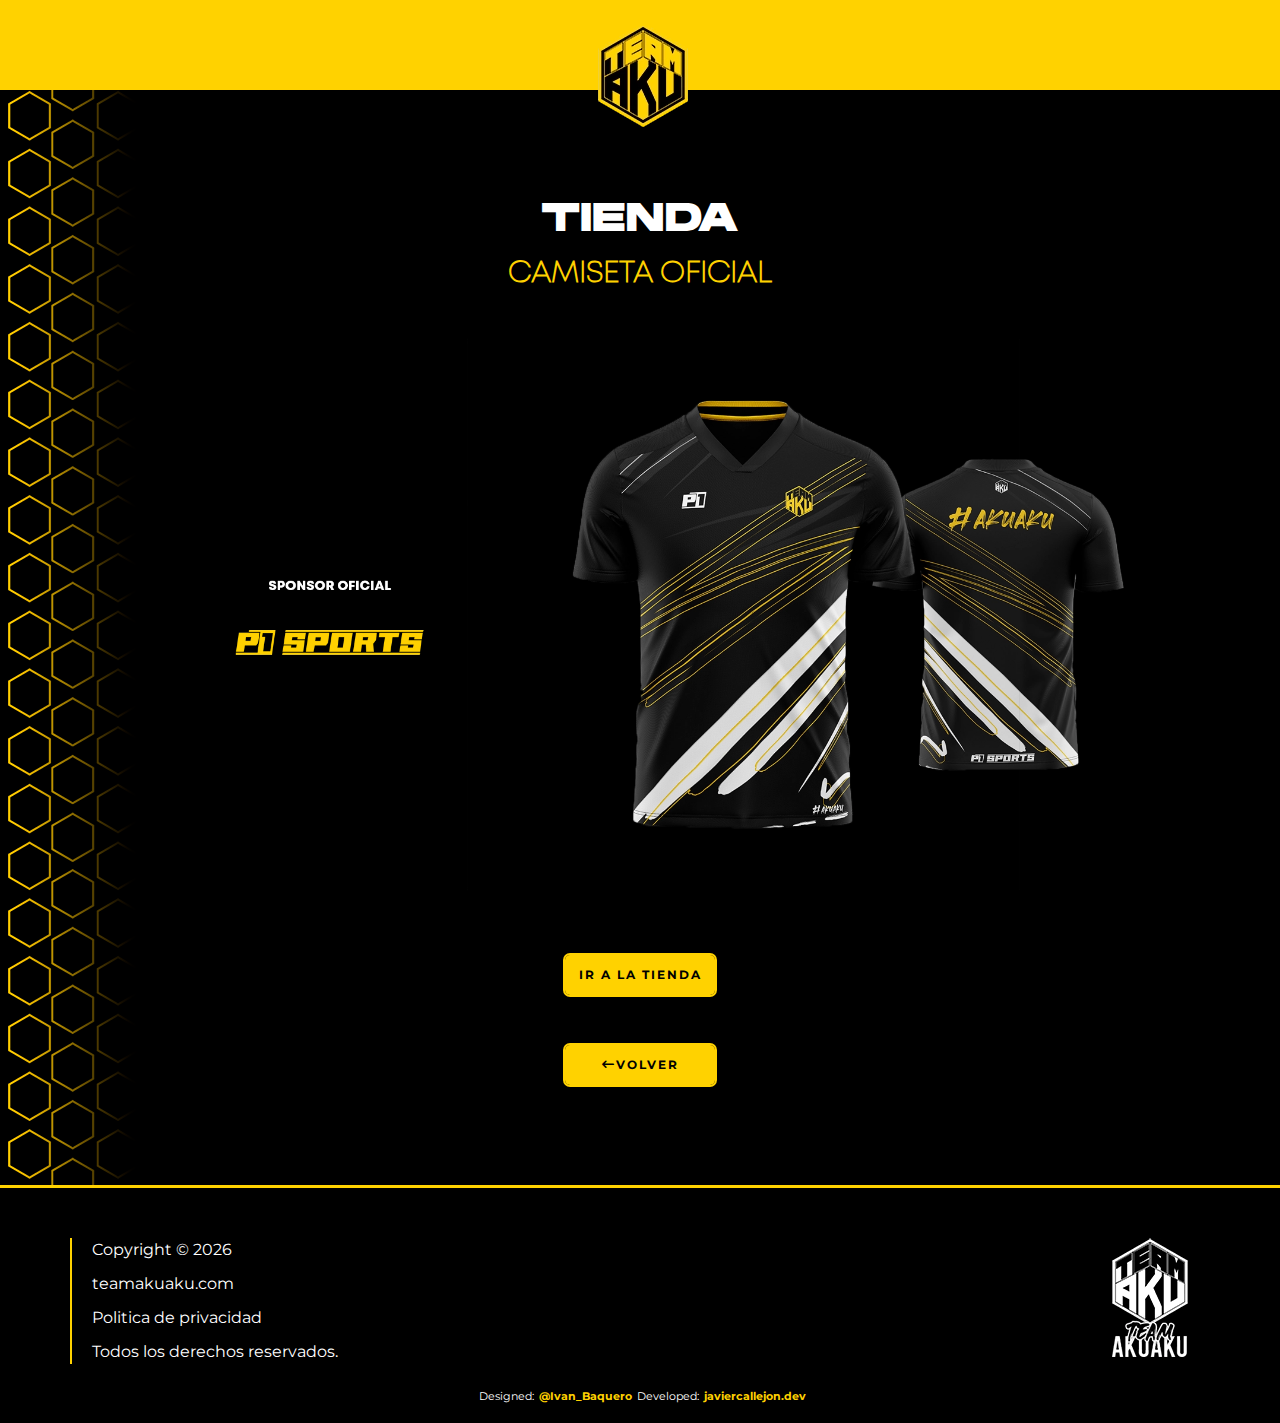
<file: pages/store.html>
<!DOCTYPE html>
<html lang="en">

<head>
  <meta charset="utf-8">
  <meta http-equiv="X-UA-Compatible" content="IE=edge">
  <meta name="viewport" content="width=device-width, initial-scale=1">
  <title>Team Aku Aku | Tienda</title>

  <!-- Favicon -->
  <link rel="apple-touch-icon" sizes="180x180" href="/apple-touch-icon.png">
  <link rel="icon" type="image/png" sizes="32x32" href="/favicon-32x32.png">
  <link rel="icon" type="image/png" sizes="16x16" href="/favicon-16x16.png">
  <link rel="manifest" href="/site.webmanifest">

  <!-- Bootstrap -->
  <link href="../assets/css/bootstrap.css" rel="stylesheet">

  <!-- font awesome -->
  <link rel="stylesheet" href="https://cdnjs.cloudflare.com/ajax/libs/font-awesome/6.4.0/css/all.min.css">

  <!-- Google Fonts -->
  <link rel="preconnect" href="https://fonts.googleapis.com">
  <link rel="preconnect" href="https://fonts.gstatic.com" crossorigin>
  
  <!-- Montserrat  -->
  <link href="https://fonts.googleapis.com/css2?family=Montserrat&display=swap" rel="stylesheet"> 

  <!-- Main style sheet -->
  <link href="../style.css" rel="stylesheet">

</head>

<body>
  <!-- Start header section -->
  <header class="teams-header">
    <a href="/">
      <img src="../assets/img/logo2.webp" alt="Logo img">
    </a>
  </header>
  <!-- End header section -->

  <!-- STORE SECTION -->
  <section id="store">
    <div class="container">
      <div class="row">
        <div class="col-md-12">

          <div class="section-title  margin-section-top">
            <h1 class="title">TIENDA</h1>
            <h2 class="subtitle">CAMISETA OFICIAL</h2>
          </div>

          <img src="../assets/img/sponsorts.webp" alt="img">
          <a href="https://p1sports.es/akuaku/"><button class="sponsors-button center-block">IR A LA TIENDA</button></a>

        </div>
      </div>
    </div>
  </section>
  <!-- END STORE SECTION -->

  <!-- Start button Back -->
  <div class="margin-top">
    <a href="javascript:history.back()"><button class="sponsors-button center-block"><i class="fa-solid fa-arrow-left-long"></i>VOLVER</button></a>
  </div> 
  <!-- End button Back -->
  
  <!-- FOOTER -->
  <footer class="footer">
    <div class="container">
      <div class="row">
        <div class="col-md-6">
          <div class="footer-copyright">
            <p>Copyright &copy; <script>document.write(new Date().getFullYear())</script></p>
            <p><a rel="nofollow" href="https://www.teamakuaku.com">teamakuaku.com</a></p>
            <p><a rel="nofollow" href="https://www.teamakuaku.com/pages/privacy.html">Politica de privacidad</a></p>
            <p>Todos los derechos reservados.</p>
          </div>
        </div>

        <div class="img-footer-container col-md-6">
          <img src="../assets/img/team-akuaku/footer/akuakuLogo.webp" alt="img">

        </div>
      </div>
    </div>
  </footer>
  <section class="develop-by">
    <span>Designed: </span><a href="https://twitter.com/Ivan_Baquero">@Ivan_Baquero</a><span>Developed:</span><a
      href="https://www.javiercallejon.dev">javiercallejon.dev</a>
  </section>  <!-- END FOOTER -->

</body>

</html>
</file>
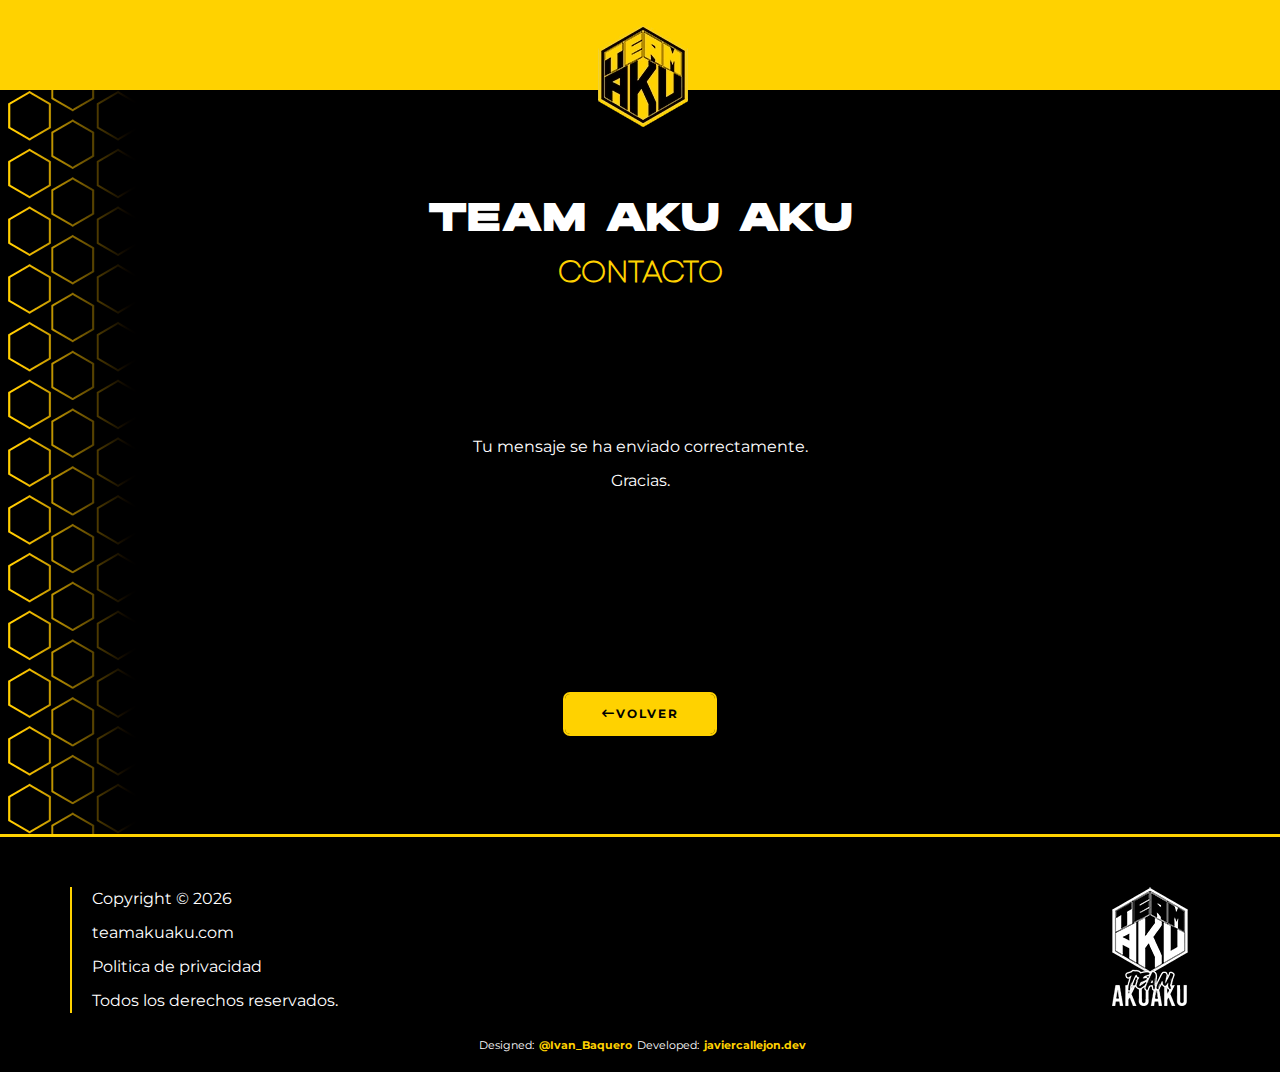
<file: pages/thanks.html>
<!DOCTYPE html>
<html lang="en">

<head>
  <meta charset="utf-8">
  <meta http-equiv="X-UA-Compatible" content="IE=edge">
  <meta name="viewport" content="width=device-width, initial-scale=1">
  <title>Team Aku Aku | Gracias</title>

  <!-- Favicon -->
  <link rel="apple-touch-icon" sizes="180x180" href="/apple-touch-icon.png">
  <link rel="icon" type="image/png" sizes="32x32" href="/favicon-32x32.png">
  <link rel="icon" type="image/png" sizes="16x16" href="/favicon-16x16.png">
  <link rel="manifest" href="/site.webmanifest">

  <!-- Bootstrap -->
  <link href="../assets/css/bootstrap.css" rel="stylesheet">

  <!-- font awesome -->
  <link rel="stylesheet" href="https://cdnjs.cloudflare.com/ajax/libs/font-awesome/6.4.0/css/all.min.css">

  <!-- Google Fonts -->
  <link rel="preconnect" href="https://fonts.googleapis.com">
  <link rel="preconnect" href="https://fonts.gstatic.com" crossorigin>

  <!-- Montserrat  -->
  <link href="https://fonts.googleapis.com/css2?family=Montserrat&display=swap" rel="stylesheet"> 

  <!-- Main style sheet -->
  <link href="../style.css" rel="stylesheet">

</head>

<body>
  <!-- Start header section -->
  <header class="teams-header">
    <a href="/">
      <img src="../assets/img/logo2.webp" alt="Logo img">
    </a>
  </header>
  <!-- End header section -->

  <!-- THANKS SECTION -->
  <section id="thanks">
    <div class="container">
      <div class="row">
        <div class="col-md-12">
          <div class="section-title margin-section-top">
            <h1 class="title">TEAM AKU AKU</h1>
            <h2 class="subtitle">CONTACTO</h2>
          </div>
          <div class="thanks-container">
            <p>Tu mensaje se ha enviado correctamente.</p>
            <p>Gracias.</p>
          </div>
        </div>
      </div>
    </div>
  </section>
  <!-- End Thanks Section -->

  <!-- Start button Back -->
  <div class="margin-top">
    <a href="javascript:history.back()"><button class="sponsors-button center-block"><i class="fa-solid fa-arrow-left-long"></i>VOLVER</button></a>
  </div> 
  <!-- End button Back -->

  <!-- FOOTER -->
  <footer class="footer">
    <div class="container">
      <div class="row">
        <div class="col-md-6">
          <div class="footer-copyright">
            <p>Copyright &copy; <script>document.write(new Date().getFullYear())</script></p>
            <p><a rel="nofollow" href="https://www.teamakuaku.com">teamakuaku.com</a></p>
            <p><a rel="nofollow" href="https://www.teamakuaku.com/pages/privacy.html">Politica de privacidad</a></p>
            <p>Todos los derechos reservados.</p>
          </div>
        </div>

        <div class="img-footer-container col-md-6">
          <img src="../assets/img/team-akuaku/footer/akuakuLogo.webp" alt="img">

        </div>
      </div>
    </div>
  </footer>
  <section class="develop-by">
    <span>Designed: </span><a href="https://twitter.com/Ivan_Baquero">@Ivan_Baquero</a><span>Developed:</span><a
      href="https://www.javiercallejon.dev">javiercallejon.dev</a>
  </section>  <!-- END FOOTER -->

</body>

</html>
</file>
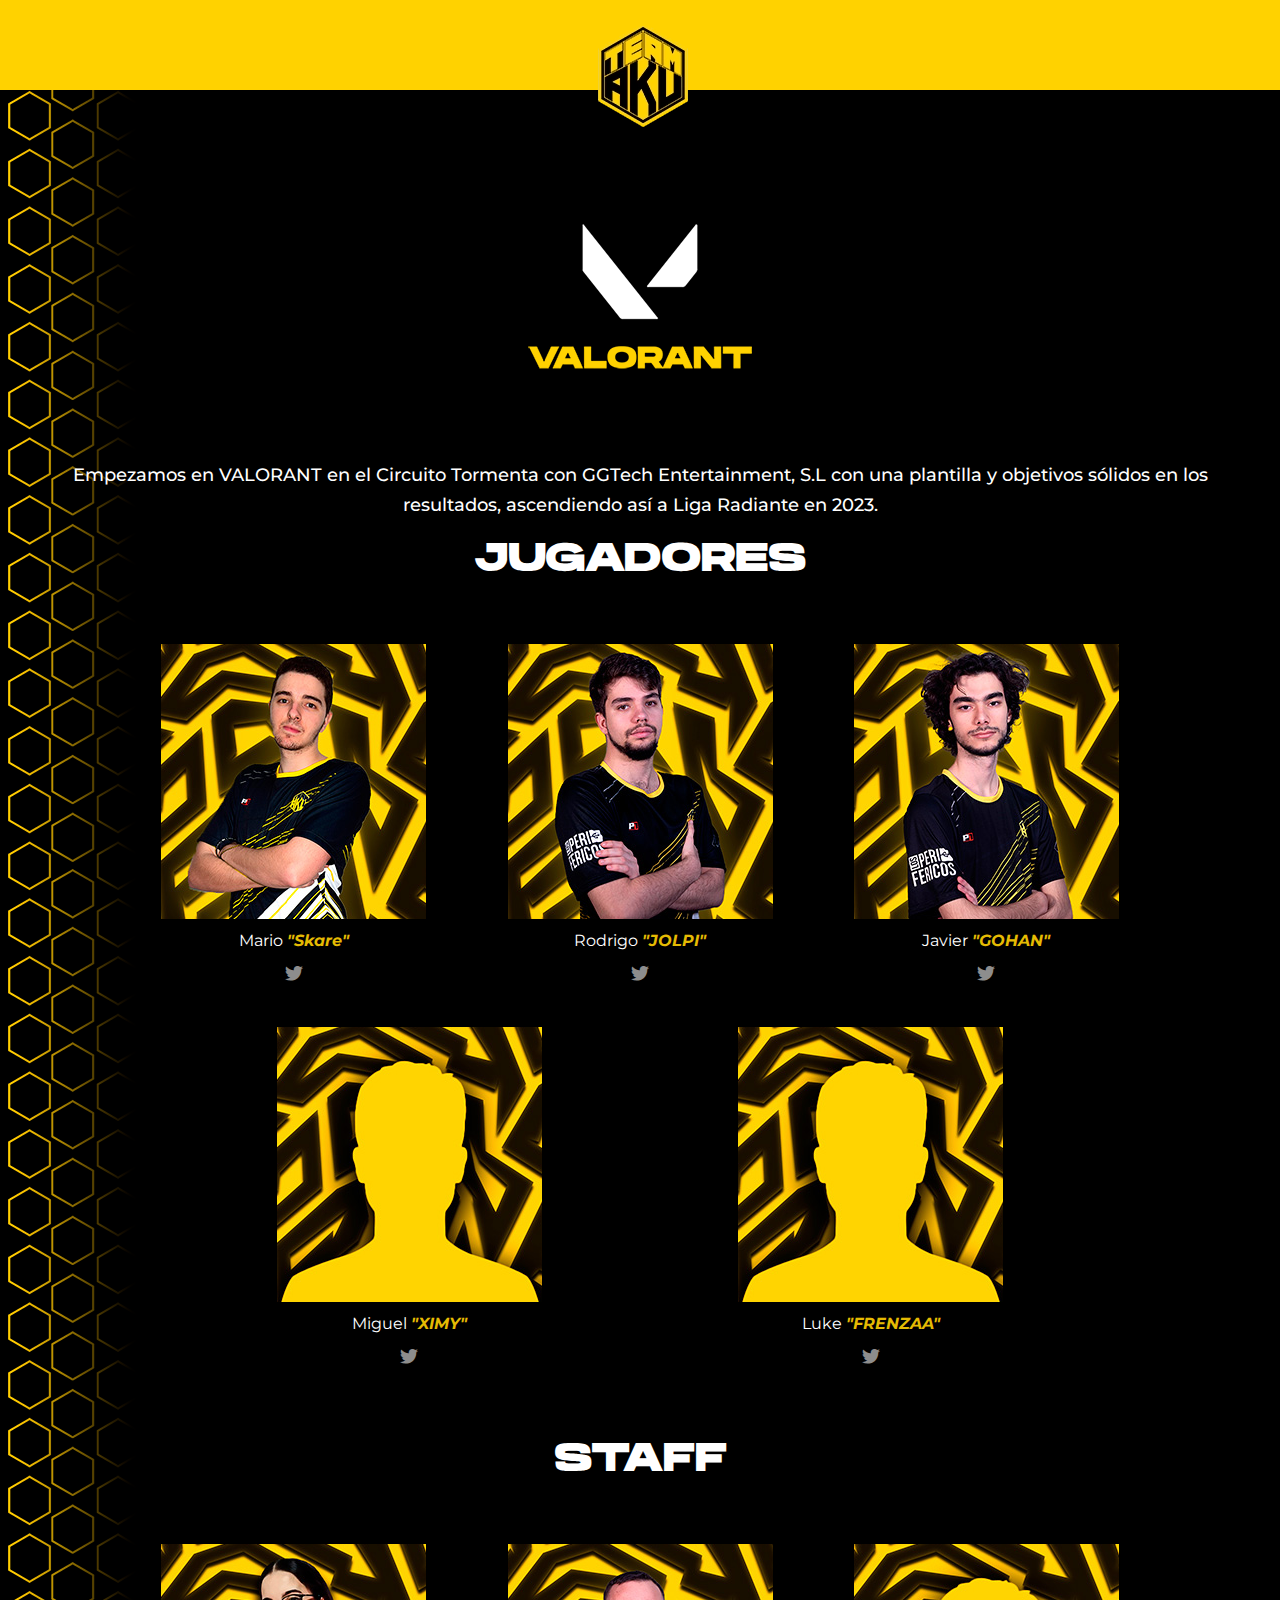
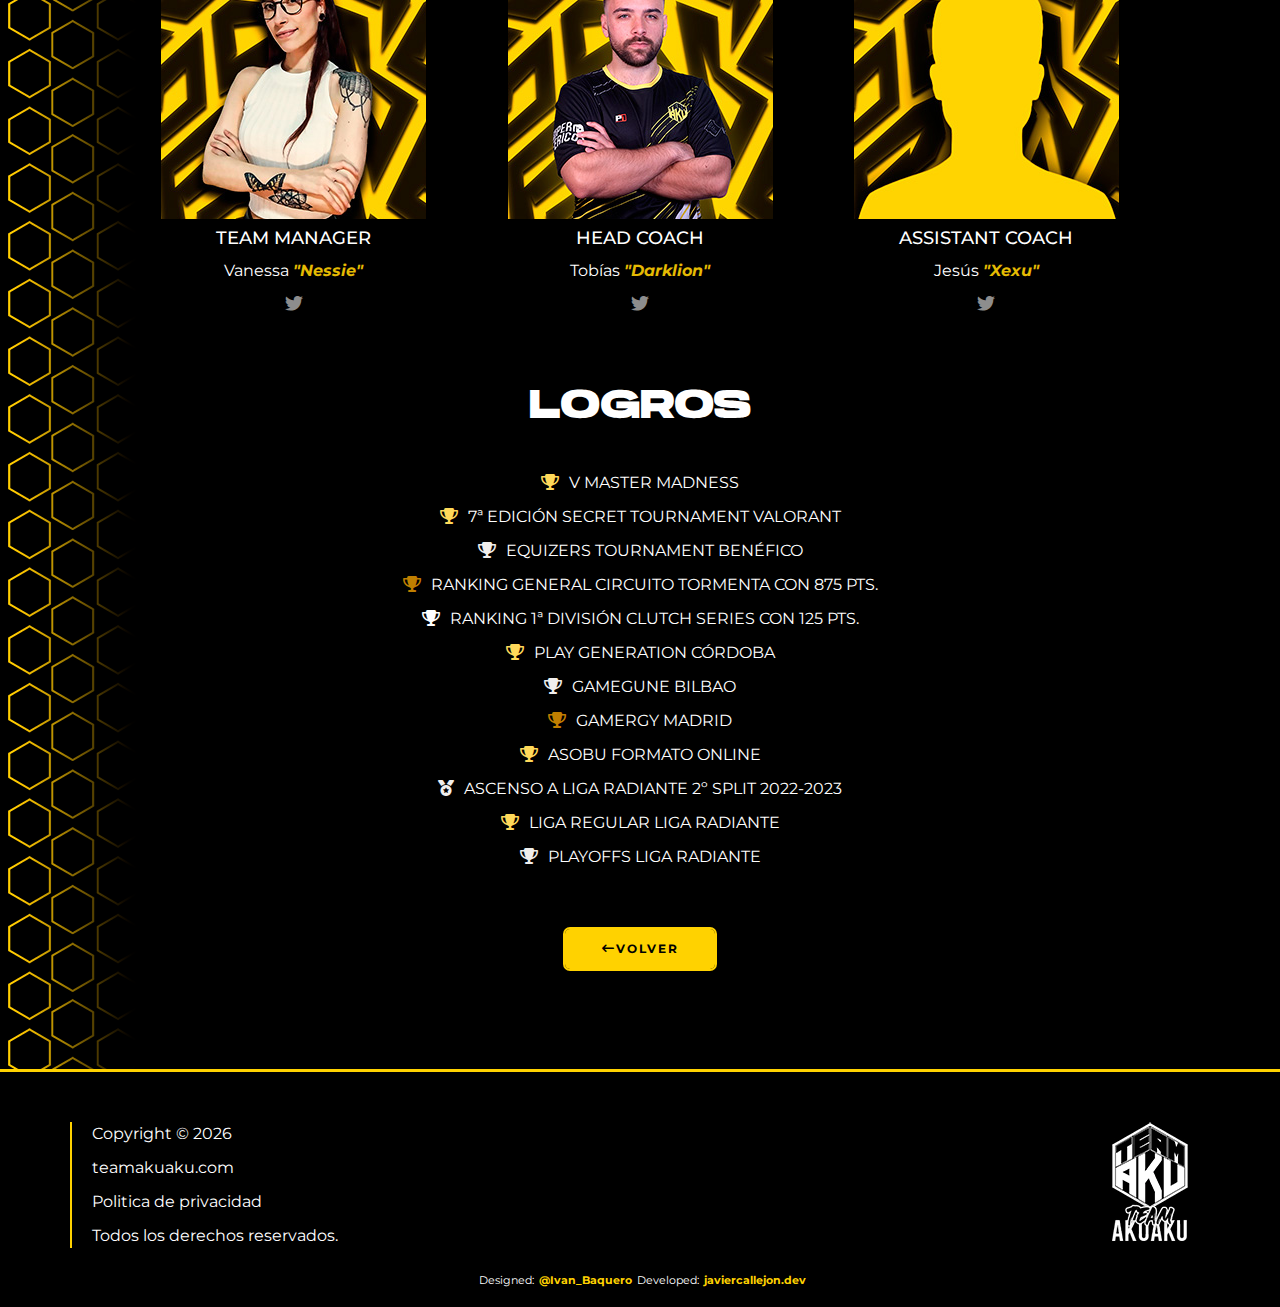
<file: pages/valorant.html>
<!DOCTYPE html>
<html lang="en">

<head>
  <meta charset="utf-8">
  <meta http-equiv="X-UA-Compatible" content="IE=edge">
  <meta name="viewport" content="width=device-width, initial-scale=1">
  <title>Team Aku Aku | Valorant</title>

  <!-- Favicon -->
  <link rel="apple-touch-icon" sizes="180x180" href="/apple-touch-icon.png">
  <link rel="icon" type="image/png" sizes="32x32" href="/favicon-32x32.png">
  <link rel="icon" type="image/png" sizes="16x16" href="/favicon-16x16.png">
  <link rel="manifest" href="/site.webmanifest">

  <!-- Bootstrap -->
  <link href="../assets/css/bootstrap.css" rel="stylesheet">

  <!-- font awesome -->
  <link rel="stylesheet" href="https://cdnjs.cloudflare.com/ajax/libs/font-awesome/6.4.0/css/all.min.css">

  <!-- Google Fonts -->
  <link rel="preconnect" href="https://fonts.googleapis.com">
  <link rel="preconnect" href="https://fonts.gstatic.com" crossorigin>
  
  <!-- Montserrat  -->
  <link href="https://fonts.googleapis.com/css2?family=Montserrat&display=swap" rel="stylesheet"> 

  <!-- Main style sheet -->
  <link href="../style.css" rel="stylesheet">

</head>

<body>
  <!-- Start header section -->
  <header class="teams-header">
    <a href="/">
      <img src="../assets/img/logo2.webp" alt="Logo img">
    </a>
  </header>
  <!-- End header section -->

  <!-- GAME LOGO -->
  <section class="game-logo-container">
    <div class="container">
      <div class="row">
        <div class="col-md-12 game-logo margin-section-top">
          <img src="../assets/img/team-akuaku/teams/logos/valorant.png" alt="">
        </div>
      </div>
    </div>
  </section>
  <!-- END GAME LOGO -->


  <!-- VALORANT SECTION -->
  <section id="valorant">
    <div class="container">
      <div class="row">
        <div class="col-md-12">
          <div class="section-title">
            <h4 class="roster-section-title">Empezamos en VALORANT en el Circuito Tormenta con GGTech Entertainment, S.L con una plantilla y objetivos sólidos en los resultados, ascendiendo así a Liga Radiante en 2023.</h4>
            <h1 class="title">JUGADORES</h1>
          </div>

          <div class="roster-cards-container">
            <article class="roster-card">
              <img src="../assets/img/team-akuaku/teams/rosters/valorant/Skare-VL-Player.jpg" alt="chef img">
              <p>Mario <span>"Skare"</span></p>
              <div class="roster-container-socials">
                <a href="https://twitter.com/22_skare"><i class="fa-brands fa-twitter"></i></a>
              </div>
            </article>

            <article class="roster-card">
              <img src="../assets/img/team-akuaku/teams/rosters/valorant/jolpi-VL-player.jpg" alt="chef img">
              <p>Rodrigo <span>"JOLPI"</span></p>
              <div class="roster-container-socials">
                <a href="https://twitter.com/Jolpi314"><i class="fa-brands fa-twitter"></i></a>
              </div>
            </article>

            <article class="roster-card">
              <img src="../assets/img/team-akuaku/teams/rosters/valorant/gohan-VL-player.jpg" alt="chef img">
              <p>Javier <span>"GOHAN"</span></p>
              <div class="roster-container-socials">
                <a href="https://twitter.com/GOHANssdssj2"><i class="fa-brands fa-twitter"></i></a>
              </div>
            </article>

            <article class="roster-card">
              <img src="../assets/img/team-akuaku/teams/rosters/valorant/perfil-para-Frenzaa-y-Ximy-y-XExu.jpg" alt="chef img">
              <p>Miguel <span>"XIMY"</span></p>
              <div class="roster-container-socials">
                <a href="https://twitter.com/Ximy_"><i class="fa-brands fa-twitter"></i></a>
              </div>
            </article>

            <article class="roster-card">
              <img src="../assets/img/team-akuaku/teams/rosters/valorant/perfil-para-Frenzaa-y-Ximy-y-XExu.jpg" alt="chef img">
              <p>Luke <span>"FRENZAA"</span></p>
              <div class="roster-container-socials">
                <a href="https://twitter.com/IFrenza"><i class="fa-brands fa-twitter"></i></a>
              </div>
            </article>
          </div>

          <div class="section-title">
            <h1 class="title">STAFF</h1>
          </div>

          <div class="roster-cards-container">
            <article class="roster-card">
              <img src="../assets/img/team-akuaku/teams/rosters/valorant/Nessie-VL-Manager.jpg" alt="chef img">
              <h4>TEAM MANAGER</h4>
              <p>Vanessa <span>"Nessie"</span></p>
              <div class="roster-container-socials">
                <a href="https://twitter.com/13Nessie_"><i class="fa-brands fa-twitter"></i></a>
              </div>
            </article>

            <article class="roster-card">
              <img src="../assets/img/team-akuaku/teams/rosters/valorant/head-Coach-Darklion.jpg" alt="chef img">
              <h4>HEAD COACH</h4>
              <p>Tobías <span>"Darklion"</span></p>
              <div class="roster-container-socials">
                <a href="https://twitter.com/Darklion27"><i class="fa-brands fa-twitter"></i></a>
              </div>
            </article>

            <article class="roster-card">
              <img src="../assets/img/team-akuaku/teams/rosters/valorant/perfil-para-Frenzaa-y-Ximy-y-XExu.jpg" alt="chef img">
              <h4>ASSISTANT COACH</h4>
              <p>Jesús <span>"Xexu"</span></p>
              <div class="roster-container-socials">
                <a href="https://twitter.com/xexucoach"><i class="fa-brands fa-twitter"></i></a>
              </div>
            </article>
          </div>

          <div class="section-title">
            <h1 class="title">LOGROS</h1>
            <div class="roster-trophys-container">
              <p><i class="fa-solid fa-trophy gold-trophy"></i></p>
              <p>V Master Madness</p>
            </div>
            <div class="roster-trophys-container">
              <p><i class="fa-solid fa-trophy gold-trophy"></i></p>
              <p>7ª EDICIÓN SECRET TOURNAMENT VALORANT</p>
            </div>
            <div class="roster-trophys-container">
              <p><i class="fa-solid fa-trophy silver-trophy"></i></p>
              <p>EQUIZERS TOURNAMENT BENÉFICO</p>
            </div>
            <div class="roster-trophys-container">
              <p><i class="fa-solid fa-trophy bronze-trophy"></i></p>
              <p>Ranking general Circuito Tormenta con 875 pts.</p>
            </div>
            <div class="roster-trophys-container">
              <p><i class="fa-solid fa-trophy bronze-silver"></i></p>
              <p>Ranking 1ª División Clutch Series con 125 pts.</p>
            </div>
            <div class="roster-trophys-container">
              <p><i class="fa-solid fa-trophy gold-trophy"></i></p>
              <p>PLAY GENERATION CÓRDOBA</p>
            </div>
            <div class="roster-trophys-container">
              <p><i class="fa-solid fa-trophy silver-trophy"></i></p>
              <p>GAMEGUNE Bilbao</p>
            </div>
            <div class="roster-trophys-container">
              <p><i class="fa-solid fa-trophy bronze-trophy"></i></p>
              <p>GAMERGY Madrid</p>
            </div>
            <div class="roster-trophys-container">
              <p><i class="fa-solid fa-trophy gold-trophy"></i></p>
              <p>ASOBU formato ONLINE</p>
            </div>
            <div class="roster-trophys-container">
              <p><i class="fa-solid fa-medal silver-trophy"></i></p>
              <p>ASCENSO A LIGA RADIANTE 2º SPLIT 2022-2023</p>
            </div>
            <div class="roster-trophys-container">
              <p><i class="fa-solid fa-trophy gold-trophy"></i></p>
              <p>Liga Regular Liga Radiante</p>
            </div>
            <div class="roster-trophys-container">
              <p><i class="fa-solid fa-trophy silver-trophy"></i></p>
              <p>Playoffs Liga Radiante</p>
            </div>
          </div>
        </div>
      </div>
    </div>
  </section>
  <!-- End Valorant Section -->

  <!-- Start button Back -->
  <div class="margin-top">
    <a href="javascript:history.back()"><button class="sponsors-button center-block"><i class="fa-solid fa-arrow-left-long"></i>VOLVER</button></a>
  </div> 
  <!-- End button Back -->

  <!-- FOOTER -->
  <footer class="footer">
    <div class="container">
      <div class="row">
        <div class="col-md-6">
          <div class="footer-copyright">
            <p>Copyright &copy; <script>document.write(new Date().getFullYear())</script></p>
            <p><a rel="nofollow" href="https://www.teamakuaku.com">teamakuaku.com</a></p>
            <p><a rel="nofollow" href="https://www.teamakuaku.com/pages/privacy.html">Politica de privacidad</a></p>
            <p>Todos los derechos reservados.</p>
          </div>
        </div>

        <div class="img-footer-container col-md-6">
          <img src="../assets/img/team-akuaku/footer/akuakuLogo.webp" alt="img">

        </div>
      </div>
    </div>
    
  </footer>
  <section class="develop-by">
    <span>Designed: </span><a href="https://twitter.com/Ivan_Baquero">@Ivan_Baquero</a><span>Developed:</span><a
      href="https://www.javiercallejon.dev">javiercallejon.dev</a>
  </section>  <!-- END FOOTER -->


</body>

</html>
</file>
<file: style.css>
/*
#### SECTION INDEX ####

#0 GENERAL SETTINGS
#1 TITLES OF SECTIONSSECTION
#2 HEADER SECTION
#3 NAVBAR SECTION
#4 ABOUT SECTION
#5 SOCIAL NETWORK SECTION
#6 STAFF SECTION
#7 SPONSOR SECTION
#8 ROSTER SECTION
#9 FOOTER SECTION
#10 TEAMS PAGES SECTION
#11 RESPONSIVE
*/

/*==================
 FONTS
====================*/
@font-face {
  font-family: "mont";
  src: url("assets/fonts/Mont-ExtraLightDEMO.otf") format("truetype");
}

@font-face {
  font-family: "mont-heavy";
  src: url("assets/fonts/Mont-Heavy.ttf") format("truetype");
}

@font-face {
  font-family: "hanson";
  src: url("assets/fonts/Hanson-Bold.otf") format("truetype");
}

@font-face {
  font-family: "montserrat-semibold";
  src: url("assets/fonts/Montserrat-SemiBold.otf") format("truetype");
}

/*==================
 GENERAL
====================*/

:root {
  --yellow-color: #ffd200;
  --white-color: #ffffff;
  --black-color: #000000;
}

* {
  scroll-behavior: smooth;
}

body {
  background-color: #000;
  background-image: url(assets/img/fondoOK.png);
  background-repeat: repeat-y;
  font-family: "Montserrat";
  color: var(--white-color);
  font-size: 16px;
  overflow-x: hidden;
  line-height: 24px;
}

ul {
  padding: 0;
  margin: 0;
  list-style: none;
}

a {
  text-decoration: none;
  color: #333333;
}

a:hover,
a:focus {
  outline: none;
  text-decoration: none;
}

h2 {
  font-size: 30px;
  font-weight: 700;
  line-height: 40px;
  margin: 0;
}

img {
  border: none;
  max-width: 100%;
}

.mt-2r {
  margin-top: 2rem;
}

.mt-5r {
  margin-top: 5rem;
}
.mt-10r {
  margin-top: 10rem;
}

.mt-15r {
  margin-top: 15rem;
}

/*==================
 TITLE OF SECTIONS
====================*/

.section-container {
  padding: 8rem 2rem;
  display: flex;
  flex-direction: column;
  align-items: center;
}

.section-title {
  text-align: center;
}

.section-title > .title {
  margin-bottom: 1rem;
  font-size: 4rem;
  font-family: "hanson";
  color: var(--white-color);
  letter-spacing: 0px;
}

.section-title > .subtitle {
  font-family: "mont";
  color: var(--yellow-color);
}

.margin-section-top {
  margin-top: 200px;
}

/*==================
 HEADER SECTION
====================*/

.main-header .container {
  height: 100px;
  width: 100%;
  padding: 1rem 3rem;

  display: flex;
  flex-flow: row wrap;
  justify-content: space-between;
  align-items: center;

  background-color: var(--yellow-color);
  position: fixed;
  z-index: 10;
}

/*==================
 NAVBAR SECTION
====================*/

.navbar-logo {
  position: relative;
  height: 50px;
  right: 100px;
  top: 14px;
}

.burguer-button {
  display: none;
  cursor: pointer;
}

.main-nav {
  background-color: transparent;
}

.main-nav-list {
  list-style: none;
  display: flex;
  flex-flow: row nowrap;
  justify-content: flex-end;
  align-items: center;
  gap: 2rem;
}

.main-nav-list-item a {
  margin: 0 0.5rem;
  font-family: "montserrat-semibold";
  color: #4b4b4baf;
  font-size: 1.4rem;
}

.main-nav-list-item:hover a {
  transition: 0.4s all ease;

  color: var(--black-color);
}

/*==================
 ABOUT SECTION
====================*/

.section-about {
  display: flex;
  justify-content: center;
  align-items: center;
  flex-wrap: wrap;
  text-align: justify;
}

.section-about .col-md-6 p {
  margin: 2rem 0;
}

.section-center {
  display: flex;
  justify-content: center;
}

/*==================
 SOCIAL NETWORK SECTION
====================*/

.social-network-container {
  display: flex;
  justify-content: center;
  align-items: center;
  gap: 0.5rem;
  margin: 4rem 0;
}

.social-network-icon-background {
  display: grid;
  place-items: center;
  width: 70px;
  height: 80px;
  background-color: var(--yellow-color);
  color: black;
  clip-path: polygon(50% 0, 100% 25%, 100% 75%, 50% 100%, 0% 75%, 0% 25%);
  transition: 0.5s all ease;
  cursor: pointer;
}

.social-network-icon-background i {
  display: grid;
  place-items: center;
  font-size: 3.5rem;
  color: var(--black-color);
}

.social-network-icon-background:hover {
  background: black;
  color: var(--yellow-color);
}
.social-network-icon-background:hover > a > i {
  color: var(--yellow-color);
}

/*==================
 STAFF SECTION
====================*/

.staff-info-container {
  display: flex;
  flex-wrap: wrap;
  justify-content: center;
  margin-top: 3rem;
  text-align: center;
}

.staff-member-container {
  margin-top: 5rem;
}

.staff-section-title {
  font-family: "mont-heavy";
}

.staff-section-subtitle {
  font-family: "mont";
  color: var(--yellow-color);
}
.staff-title {
  font-size: 1.8rem;
  font-family: "hanson";
}

.staff-name {
  font-family: "montserrat";
  color: var(--yellow-color);
}

.staff-social a i {
  margin: 0 0.5rem;
  color: var(--white-color);
  transition: 0.3s all ease;
}
.staff-social a:hover i {
  color: var(--yellow-color);
}

/*==================
 SPONSORS SECTION
====================*/

.sponsors-info-container {
  display: flex;
  flex-wrap: wrap;
  justify-content: center;
  margin-top: 3rem;
  text-align: center;
}

.sponsors-card {
  display: flex;
  flex-direction: column;
}

.temporal-logo {
  font-size: 10rem;
  margin: 2rem 0;
}

.sponsors-title {
  font-size: 1.5rem;
  font-family: "hanson";
  color: var(--yellow-color);
}

.sponsors-subtitle {
  flex-grow: 1;
  font-family: "montserrat";
  font-size: 1.3rem;
  color: var(--white-color);
}

.sponsors-social a i {
  margin: 0 0.5rem;
  color: var(--white-color);
  transition: 0.3s all ease;
}

.sponsors-social a:hover i {
  color: var(--yellow-color);
}

.sponsors-button {
  margin-top: 2rem;
  width: 150px;
  height: 40px;
  padding: 0.5rem;
  border: none;
  border-radius: 5px;
  font-weight: bold;
  letter-spacing: 2px;
  text-transform: uppercase;
  color: var(--black-color);
  background-color: var(--yellow-color);
  transition: all 1000ms;
  font-size: 12px;
  position: relative;
  overflow: hidden;
  outline: 2px solid var(--yellow-color);
}

.sponsors-button:hover {
  color: #ffffff;
  transform: scale(1.05);
  outline: 2px solid var(--yellow-color);
  box-shadow: 4px 5px 17px -4px #ffd200;
}

.sponsors-button::before {
  content: "";
  position: absolute;
  right: -50px;
  top: 0;
  width: 0;
  height: 100%;
  background-color: var(--black-color);
  transform: skewX(45deg);
  z-index: -1;
  transition: width 800ms;
}

.sponsors-button:hover::before {
  width: 250%;
}

@media (max-width: 991px) {
  .sponsors-card:nth-child(2) {
    margin: 5rem 0;
  }
}

/*==================
 ROSTER CARDS SECTION
====================*/

.main-container {
  margin-top: 5rem;
}

.main-container > .mu-title {
  margin-top: 5rem;
}

.roster-section-title {
  line-height: 3rem;
}

.roster-cards-container {
  display: flex;
  justify-content: space-evenly;
  flex-wrap: wrap;
  gap: 4rem;
  padding: 5rem;
}

.roster-card {
  text-align: center;
}

.roster-card-cargo {
  font-weight: bold;
  color: #8d8d8d;
}

.roster-card p {
  margin: 1rem 0;
}

.roster-card p span {
  font-weight: bold;
  font-style: italic;
  color: #e5bb03;
}

.roster-container-socials > a {
  padding: 0 0.5rem;
}

.roster-container-socials > a > i {
  color: #8d8d8d;
  font-size: 1.8rem;
  transition: 0.3s all ease;
}

.roster-container-socials > a:hover > i {
  color: #e5bb03;
  transform: translateY(-3px);
}

.roster-trophys-container:first-of-type {
  margin-top: 4rem;
}

.roster-trophys-container {
  display: flex;
  justify-content: center;
  gap: 1rem;
}

.roster-trophys-container p {
  text-transform: uppercase;
}

.gold-trophy {
  color: #ffd95a;
}

.silver-trophy {
  color: #f0eeed;
}

.bronze-trophy {
  color: #c07f00;
}

/*==================
  TEAM GAME SECTION
====================*/

.game-card-container {
  display: flex;
  justify-content: center;
}

.team-game-card {
  cursor: pointer;
  -moz-transition: all 0.2s;
  -webkit-transition: all 0.2s;
}

.team-game-card:hover {
  transform: translateY(-20px);
  filter: grayscale(0%);
  transform: scale(1.05);
  -webkit-filter: grayscale(0%);
  -moz-filter: grayscale(0%);
  -webkit-transform: scale(1.05);
  -moz-transform: scale(1.05);
}

/*==================
 FOOTER SECTION
====================*/

.footer {
  background-color: #000;
  padding: 5rem 0 1rem 0;
  margin-top: 10rem;
  display: flex;
  flex-wrap: wrap;
  justify-content: space-between;
  border-top: 3px solid var(--yellow-color);
}

.footer-copyright {
  text-align: center;
  border-left: 2px solid #ffd200;
}

.footer-copyright p {
  margin-left: 2rem;
}

.footer-copyright p a {
  text-align: center;
  color: var(--white-color);
  transition: 0.3s all ease;
}

.footer-copyright p a:hover {
  color: var(--yellow-color);
}

.img-footer-container {
  display: flex;
  justify-content: center;
}

.img-footer-container > img {
  margin: 4rem 0;
}

.develop-by {
  display: flex;
  justify-content: center;
  background-color: var(--black-color);
  margin: 0;
  padding-bottom: 1.5rem;
  font-size: 1.1rem;
}

.develop-by span {
  margin: 0 0.5rem;
}

.develop-by a {
  position: relative;
  font-size: 1.1rem;
  color: var(--yellow-color);
  font-weight: bold;
  cursor: pointer;
  transition: 0.5s all ease;
}

.develop-by a:hover {
  transform: translateY(-3px);
  color: var(--yellow-color);
}

/*==================
 TEAMS PAGES SECTION
====================*/

.teams-header {
  width: 100%;
  display: grid;
  place-items: center;
  position: fixed;
  height: 90px;
  background-color: var(--yellow-color);
  z-index: 5;
}

.teams-header > a > img {
  position: relative;
  top: 26px;
}

@media only screen and (min-width: 992px) {
  .footer-copyright {
    text-align: start;
  }

  .img-footer-container {
    display: flex;
    justify-content: flex-end;
  }

  .img-footer-container > img {
    margin: 0;
  }
}

/*==================
 GAMES SECTIONS
====================*/

.game-logo {
  display: flex;
  justify-content: center;
  margin-bottom: 5rem;
}

.no-padding {
  padding: 0;
}

#navbar ul li a {
  font-weight: 400;
  transition: 0.3s all ease-in-out;
}

#navbar ul li a:hover {
  color: #000;
  font-weight: bold;
}

/*==================
 THANKS PAGE
====================*/

.thanks-container {
  display: flex;
  flex-direction: column;
  justify-content: center;
  align-items: center;
  min-height: 350px;
}

/*==================
 CONTACT PAGE
====================*/
.space-form {
  height: 40px;
}

/*==================
 PRIVACY PAGE
====================*/

.privacy-container {
  margin-top: 10rem;
  text-align: justify;
  line-height: 3rem;
}

.privacy-container a {
  color: var(--white-color);
  transition: 0.3s all ease;
}

.privacy-container a:hover {
  color: var(--yellow-color);
}

.privacy-text-container {
  display: flex;
  align-items: center;
  gap: 1rem;
}

.privacy-text-container i {
  color: var(--yellow-color);
  margin: 2rem 0;
}

.privacy-title {
  font-size: 1.5rem;
  font-weight: bold;
  color: var(--yellow-color);
  margin: 0;
}

.privacy-list {
  padding: 0.5rem 0 2rem 0;
}

.privacy-list li {
  list-style: none;
}

.privacy-list li i {
  color: var(--yellow-color);
  margin-right: 1rem;
}

/*==================
 MARGIN TOP
====================*/

.margin-top {
  margin-top: 5rem;
}

/*==================
 ANCLA
====================*/

:target::before {
  content: "";
  display: block;
  height: 120px;
  margin: -120px 0 0;
}

/*==================
 TWITTER BOX
====================*/
.twitter-box {
  margin-top: 3rem;
  display: flex;
  flex-direction: column;
  justify-content: center;
  align-items: center;
}

/*==================
LNK.BIO
====================*/

.lnkbio {
  margin-top: 3rem;
  display: flex;
  justify-content: center;
  color: var(--white-color);
  letter-spacing: 1px;
}

.lnkbio a:hover {
  color: var(--yellow-color);
}


/*==================
 RESPONSIVE DESIGN
====================*/

@media (max-width: 1024px) {
  body {
    background-image: none;
  }
}

@media (max-width: 994px) {
  .main-header .container {
    height: auto;
  }

  .footer-copyright {
    border-left: 0;
  }

  .navbar-logo {
    top: 0;
  }

  .main-nav {
    width: 100%;
    height: 0;
    transition: all 0.5s ease;

    display: flex;
    flex-flow: column nowrap;
    justify-content: center;
    align-items: center;
    overflow: hidden;
    pointer-events: none;
  }

  .main-nav.activo {
    height: 350px;
    pointer-events: auto;
  }

  .main-nav-list {
    flex-direction: column;
  }

  .burguer-button {
    display: block;
    position: relative;
    padding: 2rem;
  }

  .line {
    position: absolute;
    width: 21px;
    height: 2px;
    background-color: var(--black-color);
    border-radius: 3px;
    transition: transform 0.25s, opacity 0.35s;
  }

  .top-line {
    transform: translateY(-7px);
  }

  .bottom-line {
    transform: translateY(7px);
  }

  .active-top-line {
    transform: rotate(45deg);
    background-color: #000000;
  }

  .active-middle-line {
    transform: translateX(20px);
    opacity: 0;
  }

  .active-bottom-line {
    transform: rotate(-45deg);
    background-color: #000000;
  }
}

@media (max-width: 1024px) {
  .navbar-logo {
    right: 70px;
  }
}

@media (max-width: 820px) {
  .navbar-logo {
    right: 250px;
  }
}

@media (max-width: 480px) {
  .navbar-logo {
    right: 100px;
  }

  .social-network-icon-background {
    width: 60px;
    height: 70px;
  }

  .social-network-icon-background i {
    font-size: 3rem;
  }

  .section-title .title {
    font-size: 2.7rem;
  }

  .section-title .subtitle {
    font-size: 2rem;
  }
}
</file>
<file: assets/css/contact.css>
:root {
  --yellow-color: #ffd200;
  --white-color: #ffffff;
  --black-color: #000000;
}

.contact-title {
  margin-bottom: 8rem;
}

.form-horizontal {
  display: flex;
  justify-content: center;
  flex-direction: column;
  align-items: center;
  gap: 4rem;
}

label {
  color: var(--yellow-color);
}

input,
textarea {
  padding: 1rem;
  min-height: 40px;
  background-color: var(--black-color) !important;
  color: var(--white-color) !important;
}

input:focus,
textarea:focus {
  transition: 0.5s all ease;
  border: 1px solid var(--yellow-color) !important;
  background-color: var(--white-color) !important;
  color: var(--black-color) !important;
}
</file>
